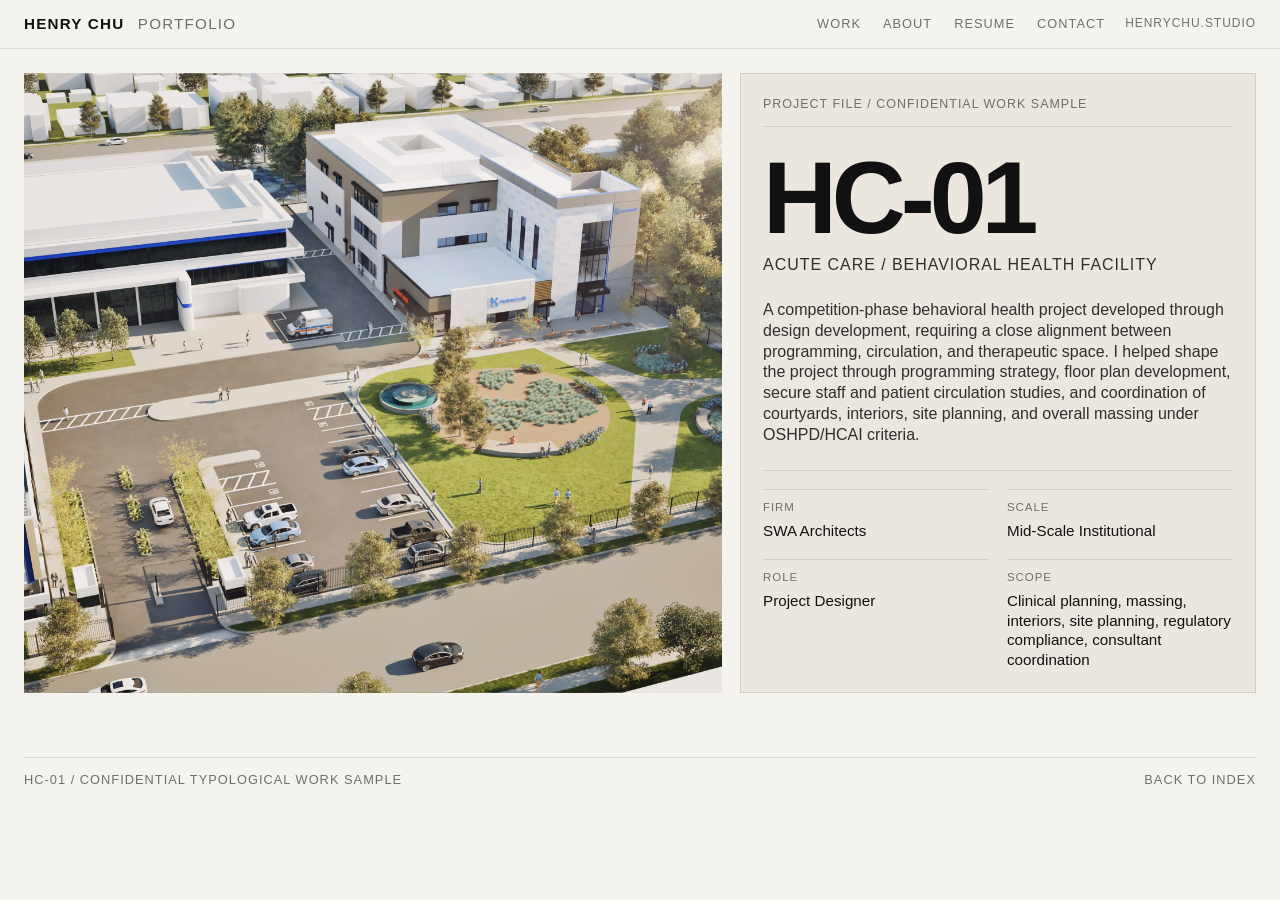
<file: projects/hc-01.html>
<!DOCTYPE html>
<html lang="en">
<head>
  <meta charset="UTF-8" />
  <meta name="viewport" content="width=device-width, initial-scale=1.0" />
  <title>HC-01 | Henry Chu</title>
  <meta name="description" content="HC-01 project page for Henry Chu portfolio" />
  <link rel="stylesheet" href="../assets/css/style.css" />
</head>
<body>
  <header class="topbar">
    <div class="topbar-inner">
      <a class="brand" href="../index.html">Henry Chu <span class="brand-sub">Portfolio</span></a>

      <nav class="nav">
        <a href="../index.html#work">Work</a>
        <a href="../index.html#about">About</a>
        <a href="../assets/HenryChu_Resume_2026.pdf" target="_blank">Resume</a>
        <a href="mailto:hello@henrychu.studio">Contact</a>
      </nav>

      <div class="domain">henrychu.studio</div>
    </div>
  </header>

  <main class="page">
    <section class="project-hero">
      <div class="project-hero-image">
        <img src="../assets/img/projects/hc01/hero.jpg" alt="HC-01 hero image" onerror="this.src='../assets/img/placeholder.jpg'" />
      </div>

      <div class="project-hero-panel">
        <div class="project-kicker">Project File / Confidential Work Sample</div>

        <div>
          <h1 class="project-code">HC-01</h1>
          <div class="project-typology">ACUTE CARE / BEHAVIORAL HEALTH FACILITY</div>
        </div>

        <div class="project-summary">
          A competition-phase behavioral health project developed through design development, requiring a close alignment between programming, circulation, and therapeutic space. I helped shape the project through programming strategy, floor plan development, secure staff and patient circulation studies, and coordination of courtyards, interiors, site planning, and overall massing under OSHPD/HCAI criteria.
        </div>

        <div class="project-meta">
          <div class="meta-item">
            <div class="meta-label">Firm</div>
            <div class="meta-value">SWA Architects</div>
          </div>

          <div class="meta-item">
            <div class="meta-label">Scale</div>
            <div class="meta-value">Mid-Scale Institutional</div>
          </div>

          <div class="meta-item">
            <div class="meta-label">Role</div>
            <div class="meta-value">Project Designer</div>
          </div>

          <div class="meta-item">
            <div class="meta-label">Scope</div>
            <div class="meta-value">Clinical planning, massing, interiors, site planning, regulatory compliance, consultant coordination</div>
          </div>
        </div>
      </div>
    </section>



    <footer class="footer">
      <div>HC-01 / Confidential typological work sample</div>
      <div><a href="../index.html#work">Back to Index</a></div>
    </footer>
  </main>
</body>
</html>
</file>
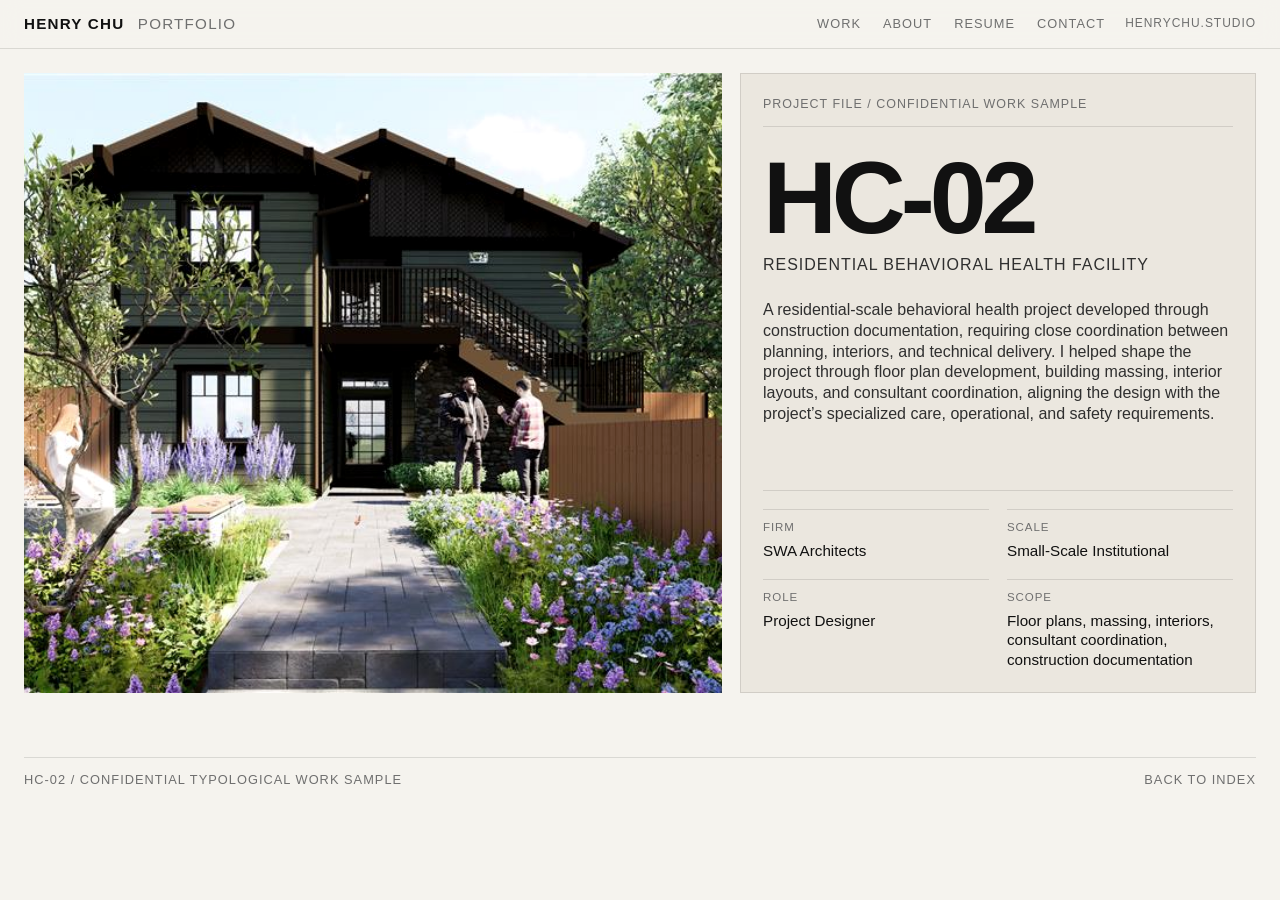
<file: projects/hc-02.html>
<!DOCTYPE html>
<html lang="en">
<head>
  <meta charset="UTF-8" />
  <meta name="viewport" content="width=device-width, initial-scale=1.0" />
  <title>HC-02 | Henry Chu</title>
  <meta name="description" content="HC-02 project page for Henry Chu portfolio" />
  <link rel="stylesheet" href="../assets/css/style.css" />
</head>
<body>
  <header class="topbar">
    <div class="topbar-inner">
      <a class="brand" href="../index.html">Henry Chu <span class="brand-sub">Portfolio</span></a>

      <nav class="nav">
        <a href="../index.html#work">Work</a>
        <a href="../index.html#about">About</a>
        <a href="../assets/HenryChu_Resume_2026.pdf" target="_blank">Resume</a>
        <a href="mailto:hello@henrychu.studio">Contact</a>
      </nav>

      <div class="domain">henrychu.studio</div>
    </div>
  </header>

  <main class="page">
    <section class="project-hero">
      <div class="project-hero-image">
        <img src="../assets/img/projects/hc02/hero.png" alt="HC-02 hero image" onerror="this.src='../assets/img/placeholder.jpg'" />
      </div>

      <div class="project-hero-panel">
        <div class="project-kicker">Project File / Confidential Work Sample</div>

        <div>
          <h1 class="project-code">HC-02</h1>
          <div class="project-typology">RESIDENTIAL BEHAVIORAL HEALTH FACILITY</div>
        </div>

        <div class="project-summary">
          A residential-scale behavioral health project developed through construction documentation, requiring close coordination between planning, interiors, and technical delivery. I helped shape the project through floor plan development, building massing, interior layouts, and consultant coordination, aligning the design with the project’s specialized care, operational, and safety requirements.
        </div>

        <div class="project-meta">
          <div class="meta-item">
            <div class="meta-label">Firm</div>
            <div class="meta-value">SWA Architects</div>
          </div>

          <div class="meta-item">
            <div class="meta-label">Scale</div>
            <div class="meta-value">Small-Scale Institutional</div>
          </div>

          <div class="meta-item">
            <div class="meta-label">Role</div>
            <div class="meta-value">Project Designer</div>
          </div>

          <div class="meta-item">
            <div class="meta-label">Scope</div>
            <div class="meta-value">Floor plans, massing, interiors, consultant coordination, construction documentation</div>
          </div>
        </div>
      </div>
    </section>



    <footer class="footer">
      <div>HC-02 / Confidential typological work sample</div>
      <div><a href="../index.html#work">Back to Index</a></div>
    </footer>
  </main>
</body>
</html>
</file>
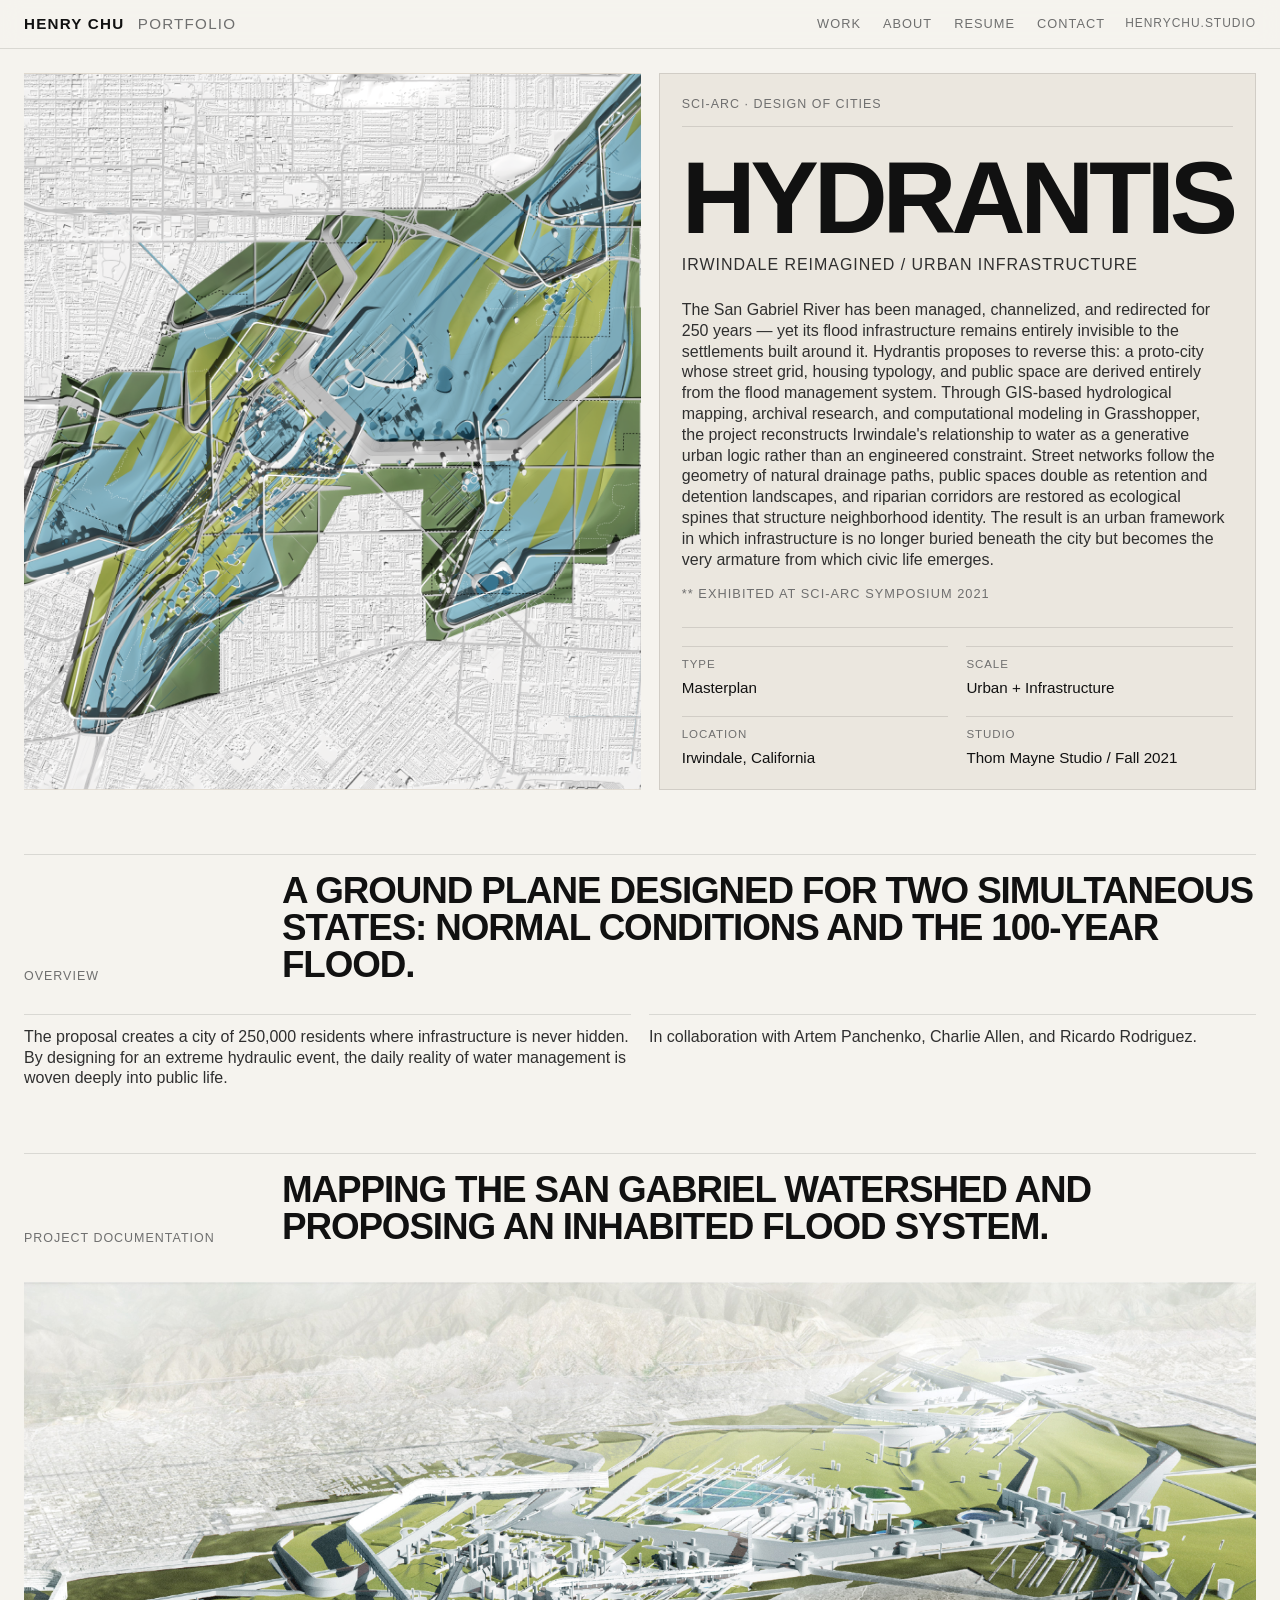
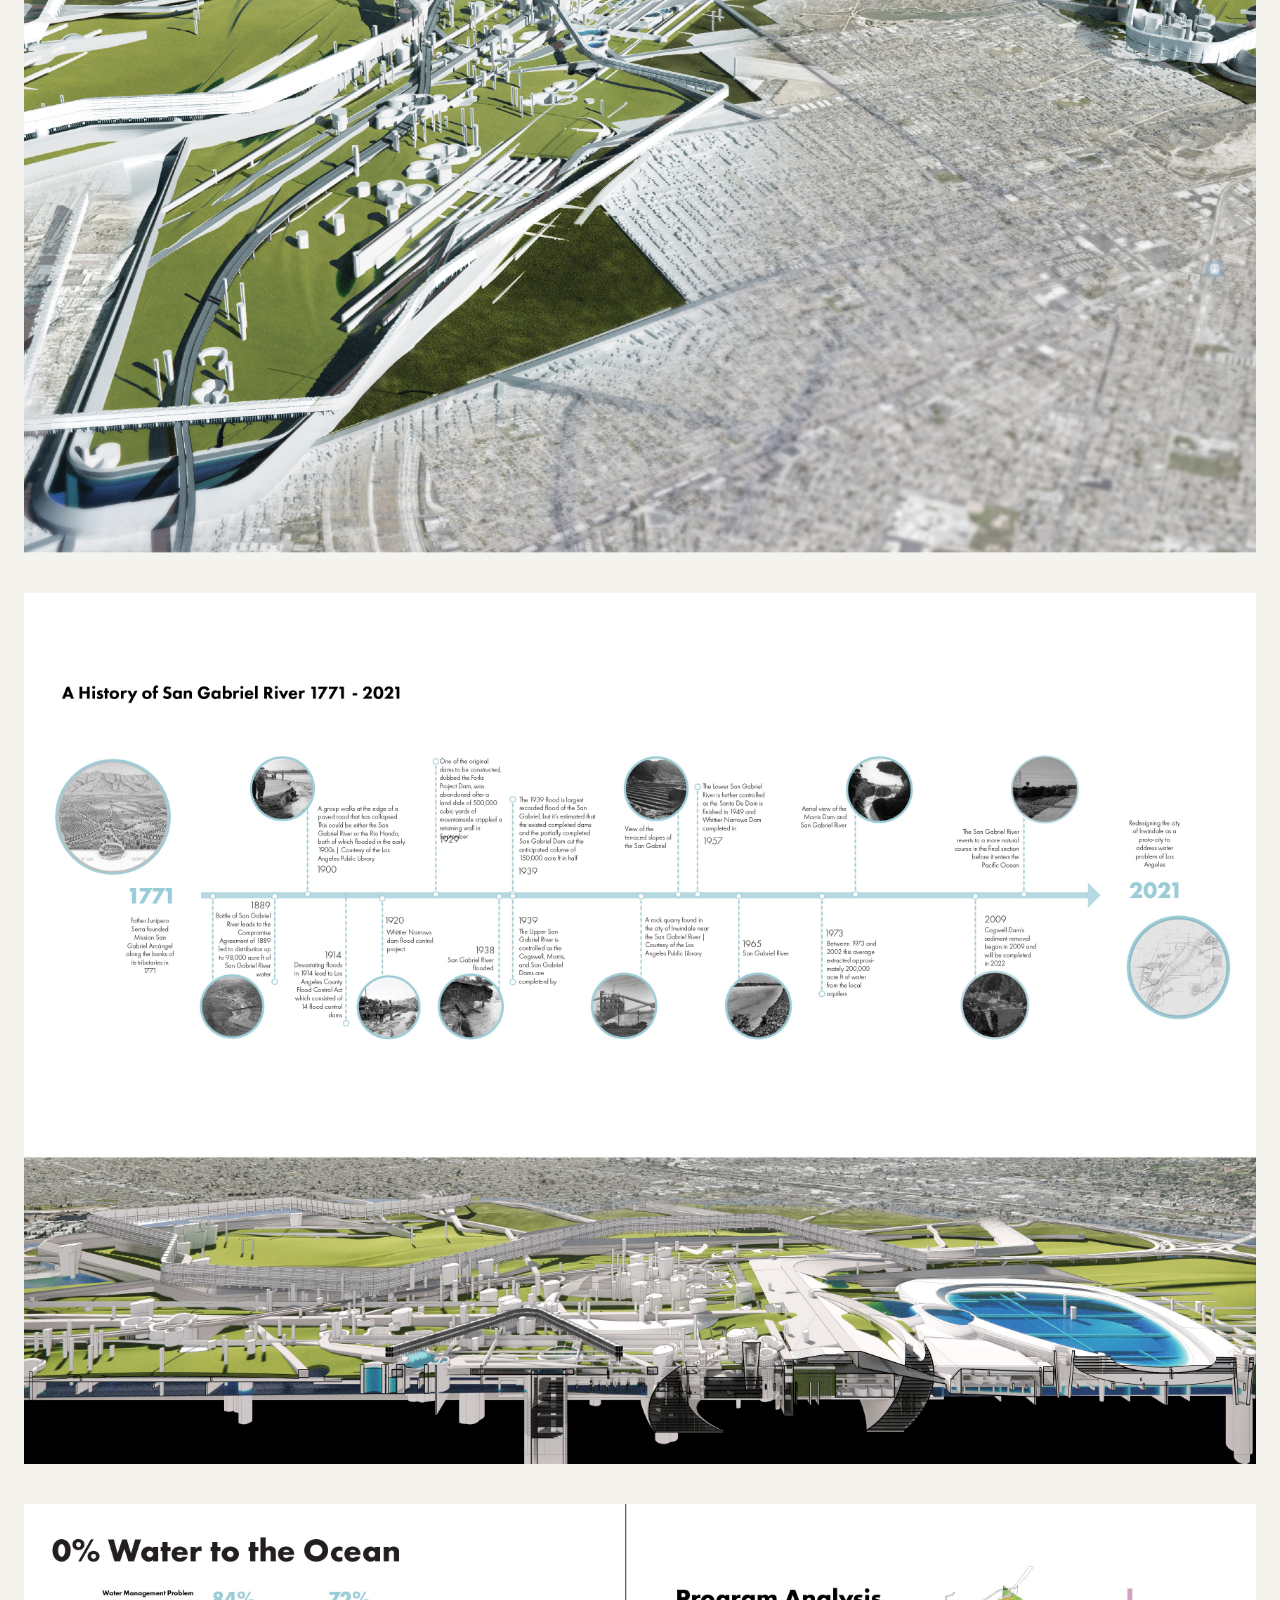
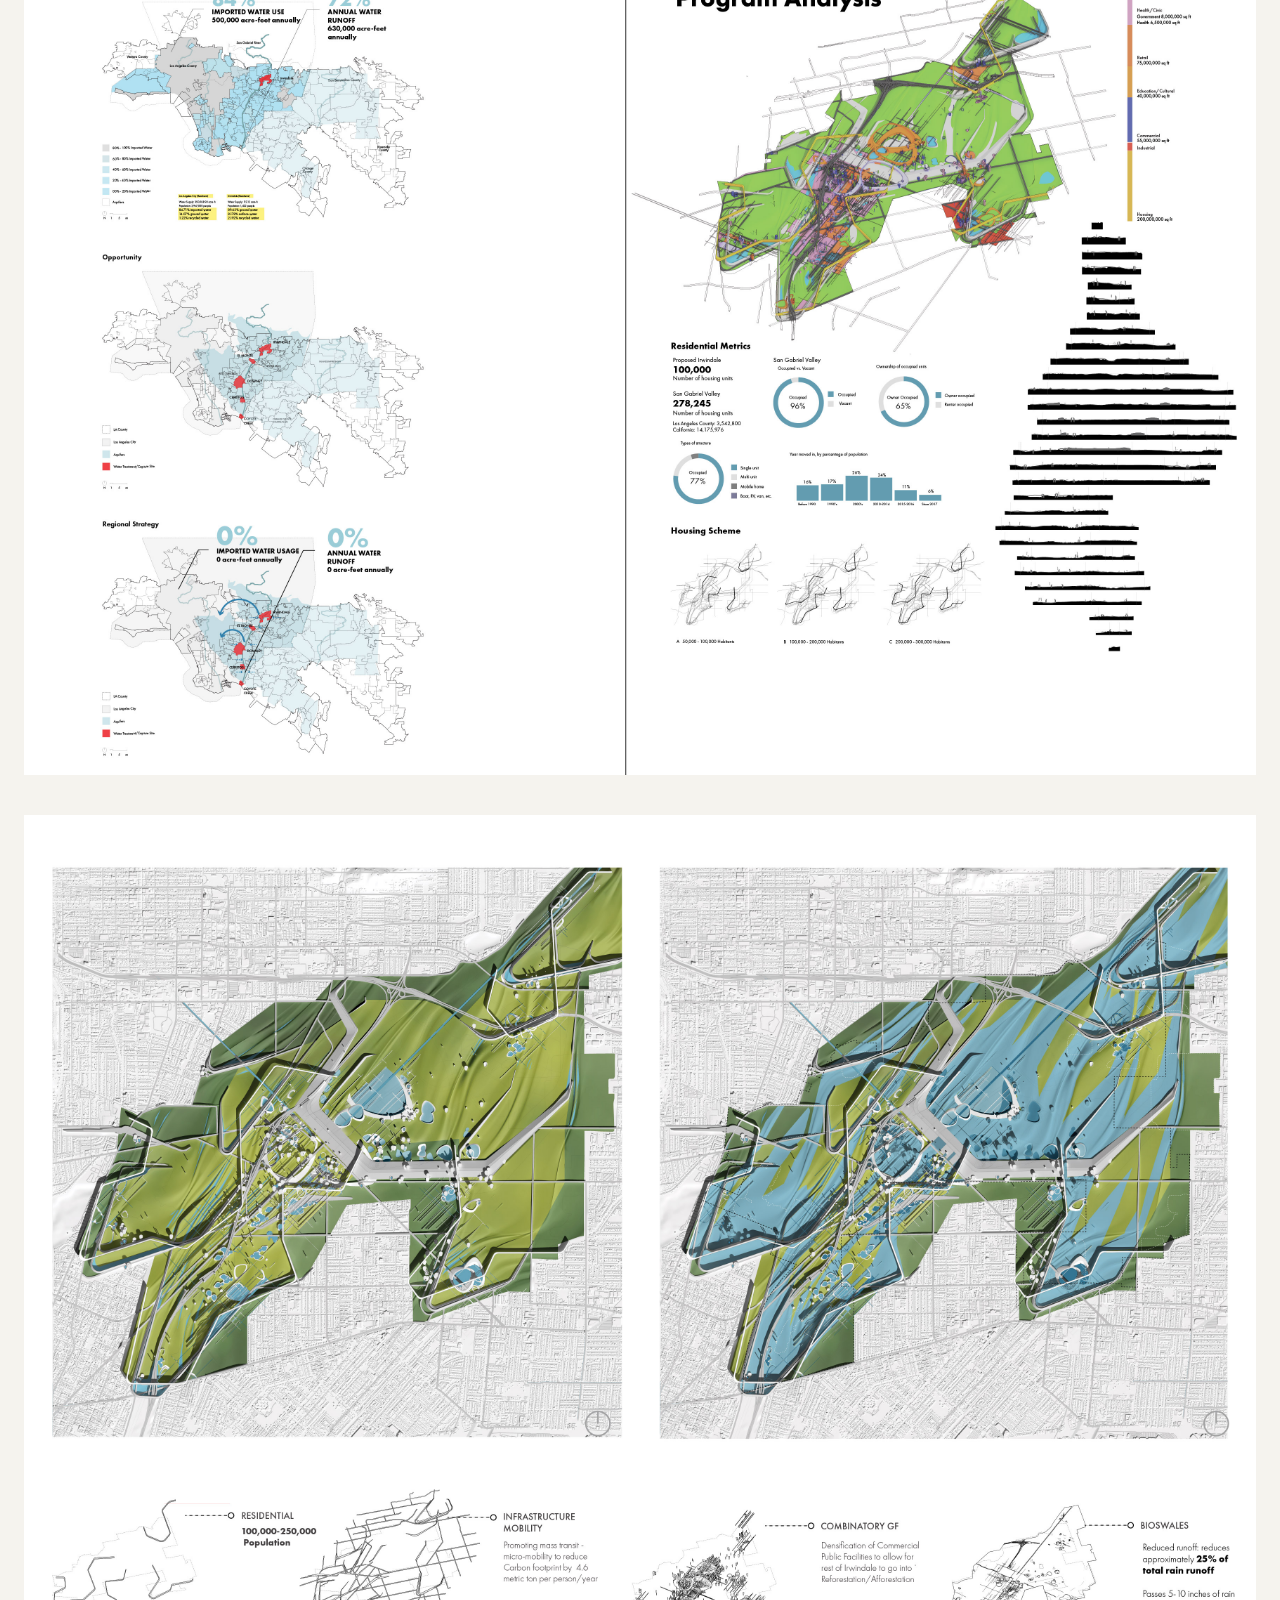
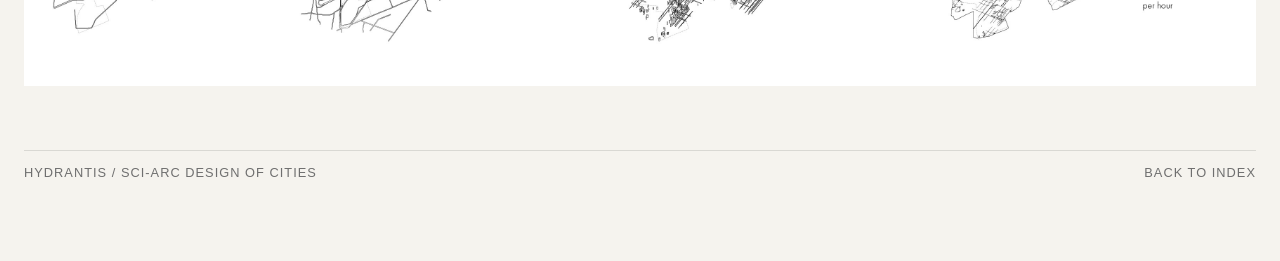
<file: projects/hydrantis.html>
<!DOCTYPE html>
<html lang="en">
<head>
  <meta charset="UTF-8" />
  <meta name="viewport" content="width=device-width, initial-scale=1.0" />
  <title>Hydrantis | Henry Chu</title>
  <meta name="description" content="Hydrantis project page for Henry Chu portfolio" />
  <link rel="stylesheet" href="../assets/css/style.css" />
</head>
<body>
  <header class="topbar">
    <div class="topbar-inner">
      <a class="brand" href="../index.html">Henry Chu <span class="brand-sub">Portfolio</span></a>

      <nav class="nav">
        <a href="../index.html#work">Work</a>
        <a href="../index.html#about">About</a>
        <a href="../assets/HenryChu_Resume_2026.pdf" target="_blank">Resume</a>
        <a href="mailto:hello@henrychu.studio">Contact</a>
      </nav>

      <div class="domain">henrychu.studio</div>
    </div>
  </header>

  <main class="page">
    <section class="project-hero">
      <div class="project-hero-image">
        <img src="../assets/img/projects/hydrantis/hero.jpg" alt="Hydrantis hero image" onerror="this.src='../assets/img/placeholder.jpg'" />
      </div>

      <div class="project-hero-panel">
        <div class="project-kicker">SCI-Arc · Design of Cities</div>

        <div>
          <h1 class="project-code">HYDRANTIS</h1>
          <div class="project-typology">Irwindale Reimagined / Urban Infrastructure</div>
        </div>

        <div class="project-summary">
          The San Gabriel River has been managed, channelized, and redirected for 250 years — yet its flood infrastructure remains entirely invisible to the settlements built around it. Hydrantis proposes to reverse this: a proto-city whose street grid, housing typology, and public space are derived entirely from the flood management system. Through GIS-based hydrological mapping, archival research, and computational modeling in Grasshopper, the project reconstructs Irwindale's relationship to water as a generative urban logic rather than an engineered constraint. Street networks follow the geometry of natural drainage paths, public spaces double as retention and detention landscapes, and riparian corridors are restored as ecological spines that structure neighborhood identity. The result is an urban framework in which infrastructure is no longer buried beneath the city but becomes the very armature from which civic life emerges.
        </div>

        <div class="project-recognition">** Exhibited at SCI-Arc Symposium 2021</div>

        <div class="project-meta">
          <div class="meta-item">
            <div class="meta-label">Type</div>
            <div class="meta-value">Masterplan</div>
          </div>

          <div class="meta-item">
            <div class="meta-label">Scale</div>
            <div class="meta-value">Urban + Infrastructure</div>
          </div>

          <div class="meta-item">
            <div class="meta-label">Location</div>
            <div class="meta-value">Irwindale, California</div>
          </div>

          <div class="meta-item">
            <div class="meta-label">Studio</div>
            <div class="meta-value">Thom Mayne Studio / Fall 2021</div>
          </div>
        </div>
      </div>
    </section>

    <section class="section">
      <div class="section-head">
        <div class="section-kicker">Overview</div>
        <h2 class="section-title">A ground plane designed for two simultaneous states: normal conditions and the 100-year flood.</h2>
      </div>

      <div class="statement-grid">
        <div class="statement-card">
          <p>
            The proposal creates a city of 250,000 residents where infrastructure is never hidden. By designing for an extreme hydraulic event, the daily reality of water management is woven deeply into public life.
          </p>
        </div>

        <div class="statement-card">
          <p>
            In collaboration with Artem Panchenko, Charlie Allen, and Ricardo Rodriguez.
          </p>
        </div>
      </div>
    </section>

    <section class="section">
      <div class="section-head">
        <div class="section-kicker">Project Documentation</div>
        <h2 class="section-title">Mapping the San Gabriel watershed and proposing an inhabited flood system.</h2>
      </div>

      <div class="editorial-stack">
        <img src="../assets/img/projects/hydrantis/hydrantis-01.jpg" class="full-spread" alt="Hydrantis — Spread 01" loading="lazy" />
        <img src="../assets/img/projects/hydrantis/hydrantis-02.jpg" class="full-spread" alt="Hydrantis — Spread 02" loading="lazy" />
        <img src="../assets/img/projects/hydrantis/hydrantis-03.jpg" class="full-spread" alt="Hydrantis — Spread 03" loading="lazy" />
        <img src="../assets/img/projects/hydrantis/hydrantis-04.jpg" class="full-spread" alt="Hydrantis — Spread 04" loading="lazy" />
      </div>
    </section>

    <footer class="footer">
      <div>Hydrantis / SCI-Arc Design of Cities</div>
      <div><a href="../index.html#work">Back to Index</a></div>
    </footer>
  </main>
</body>
</html>
</file>
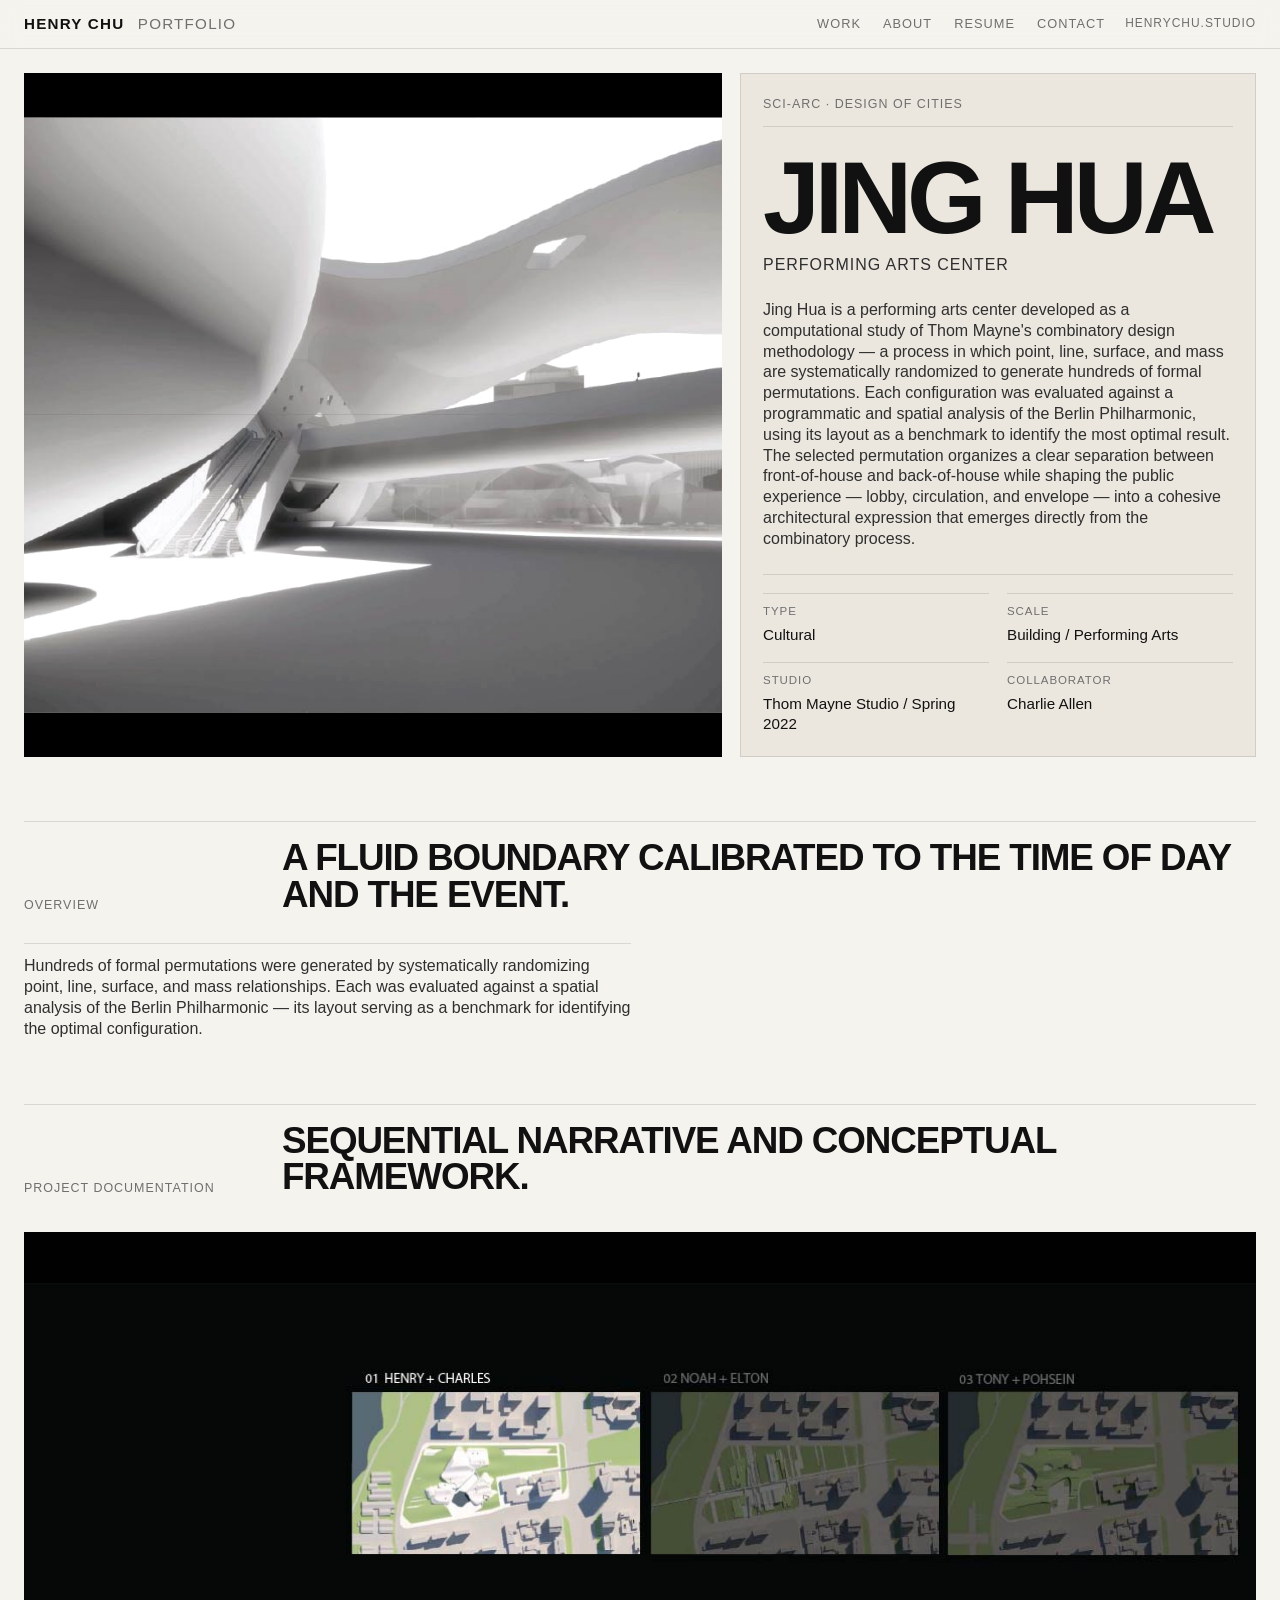
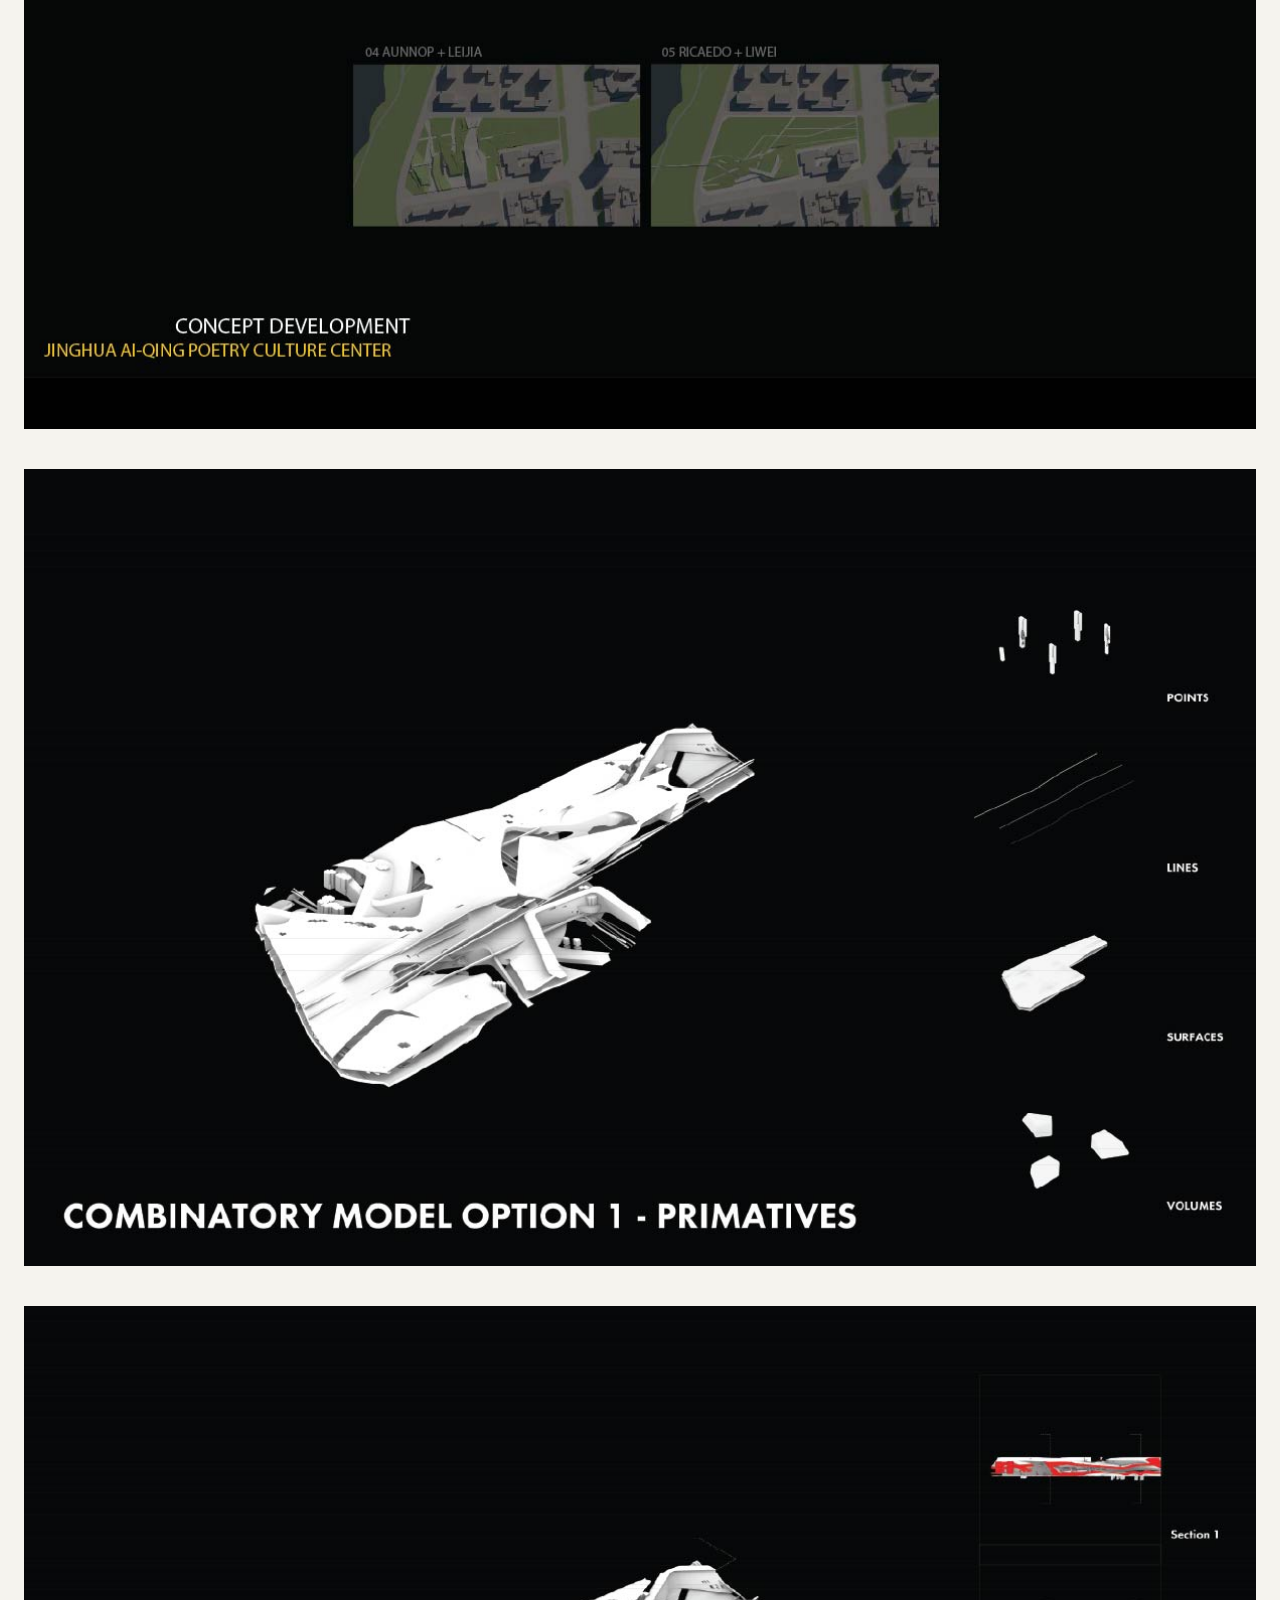
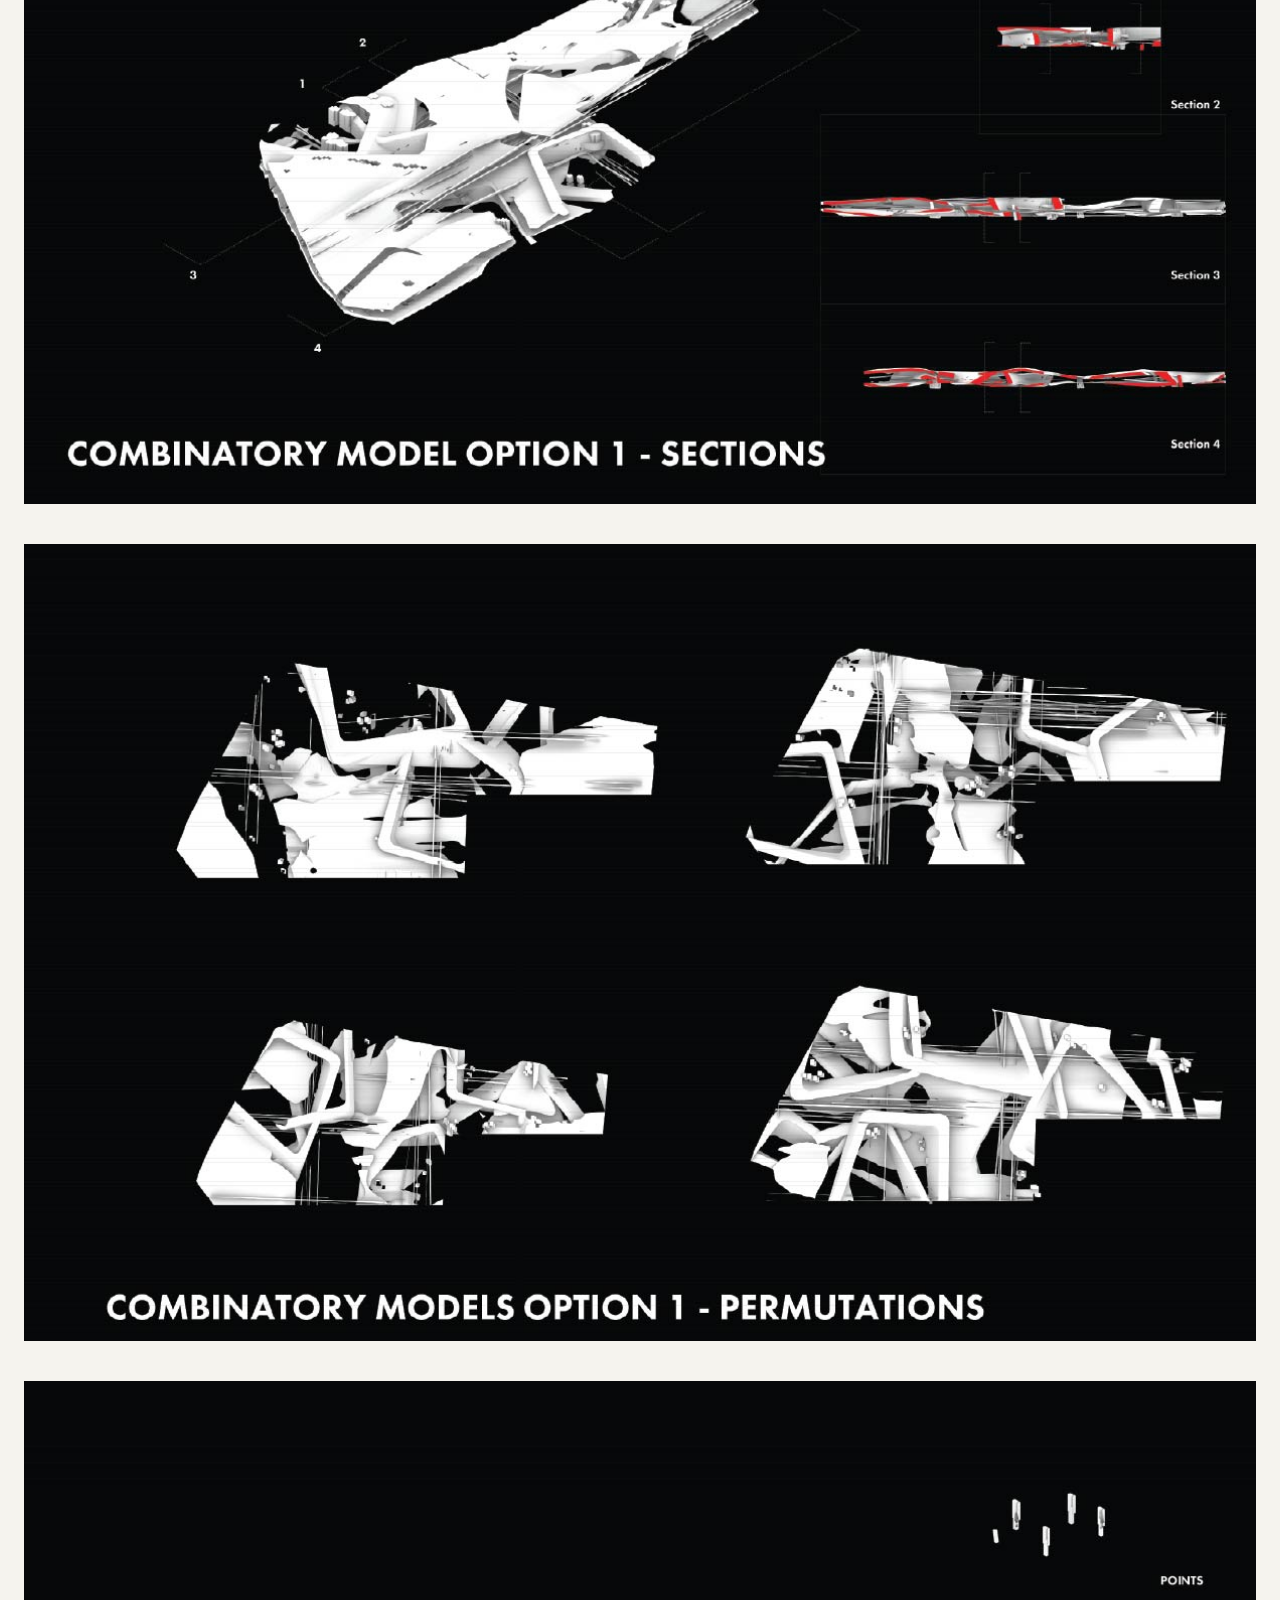
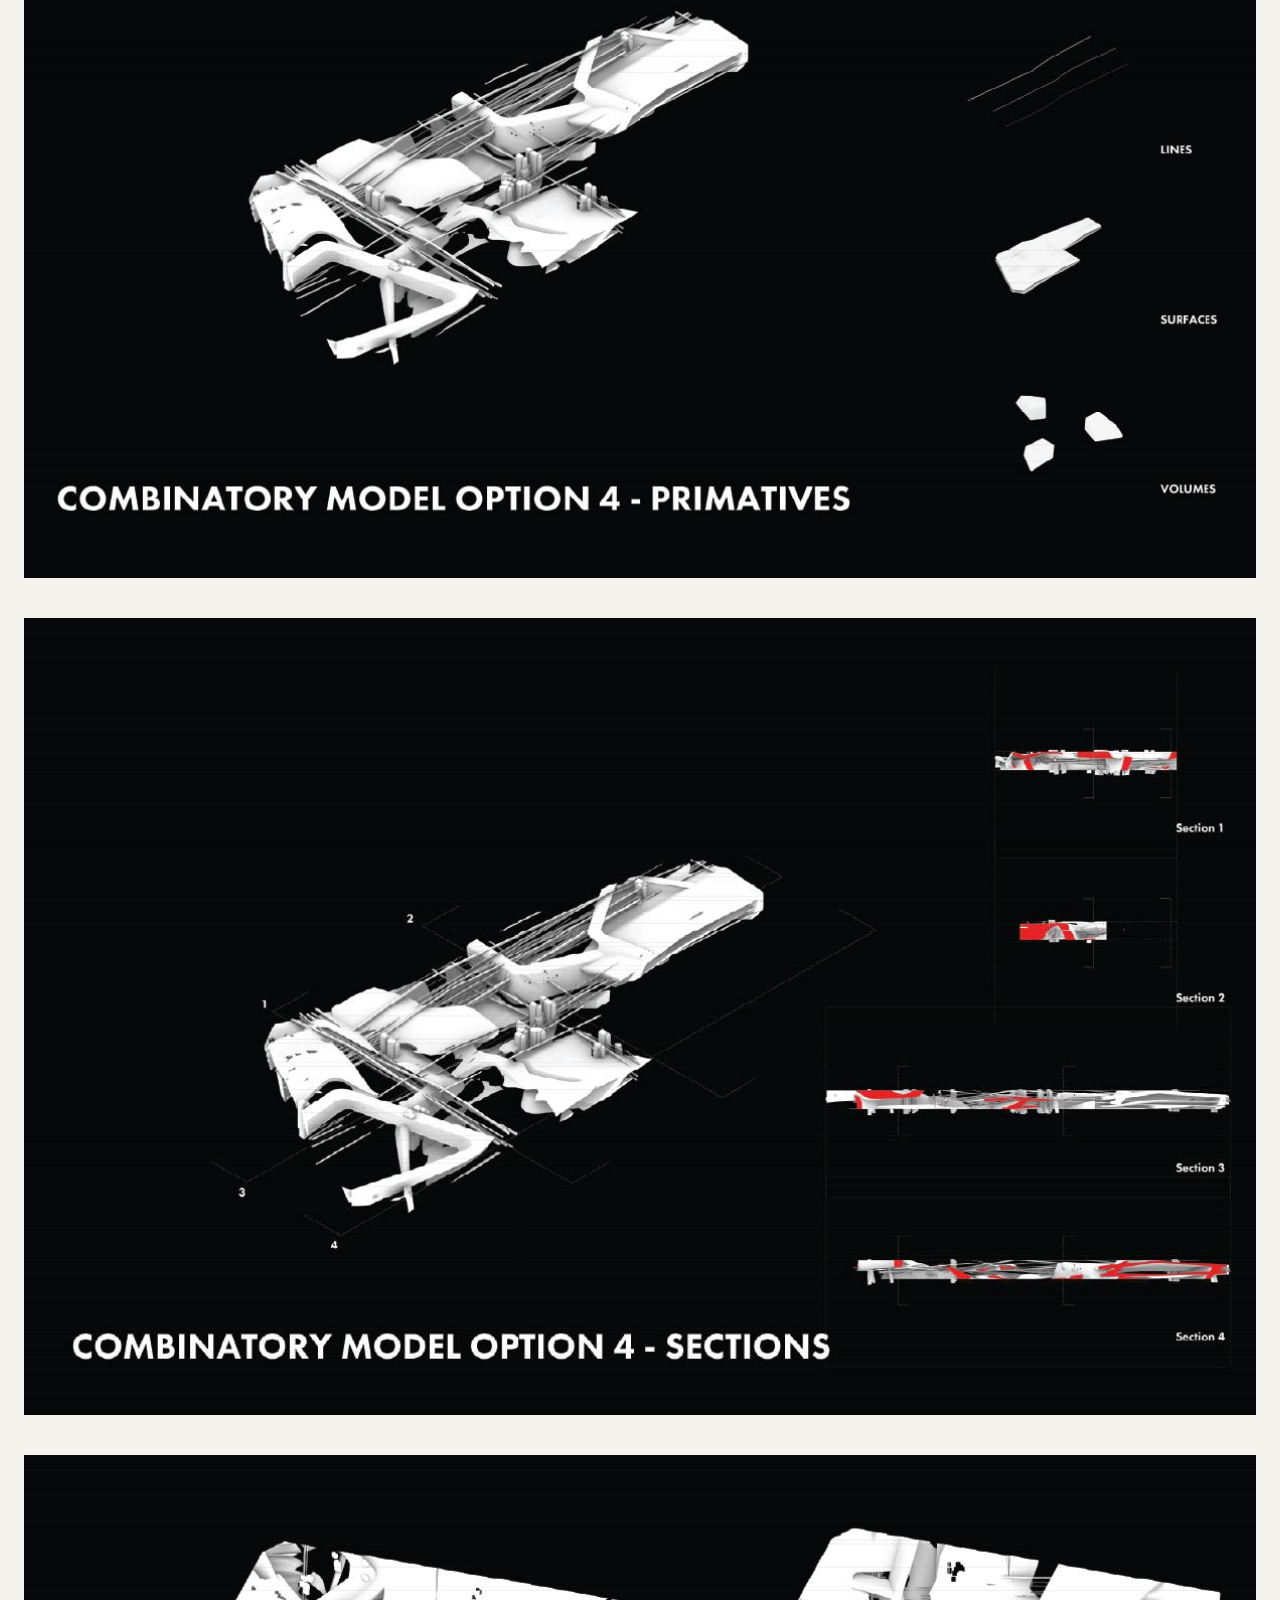
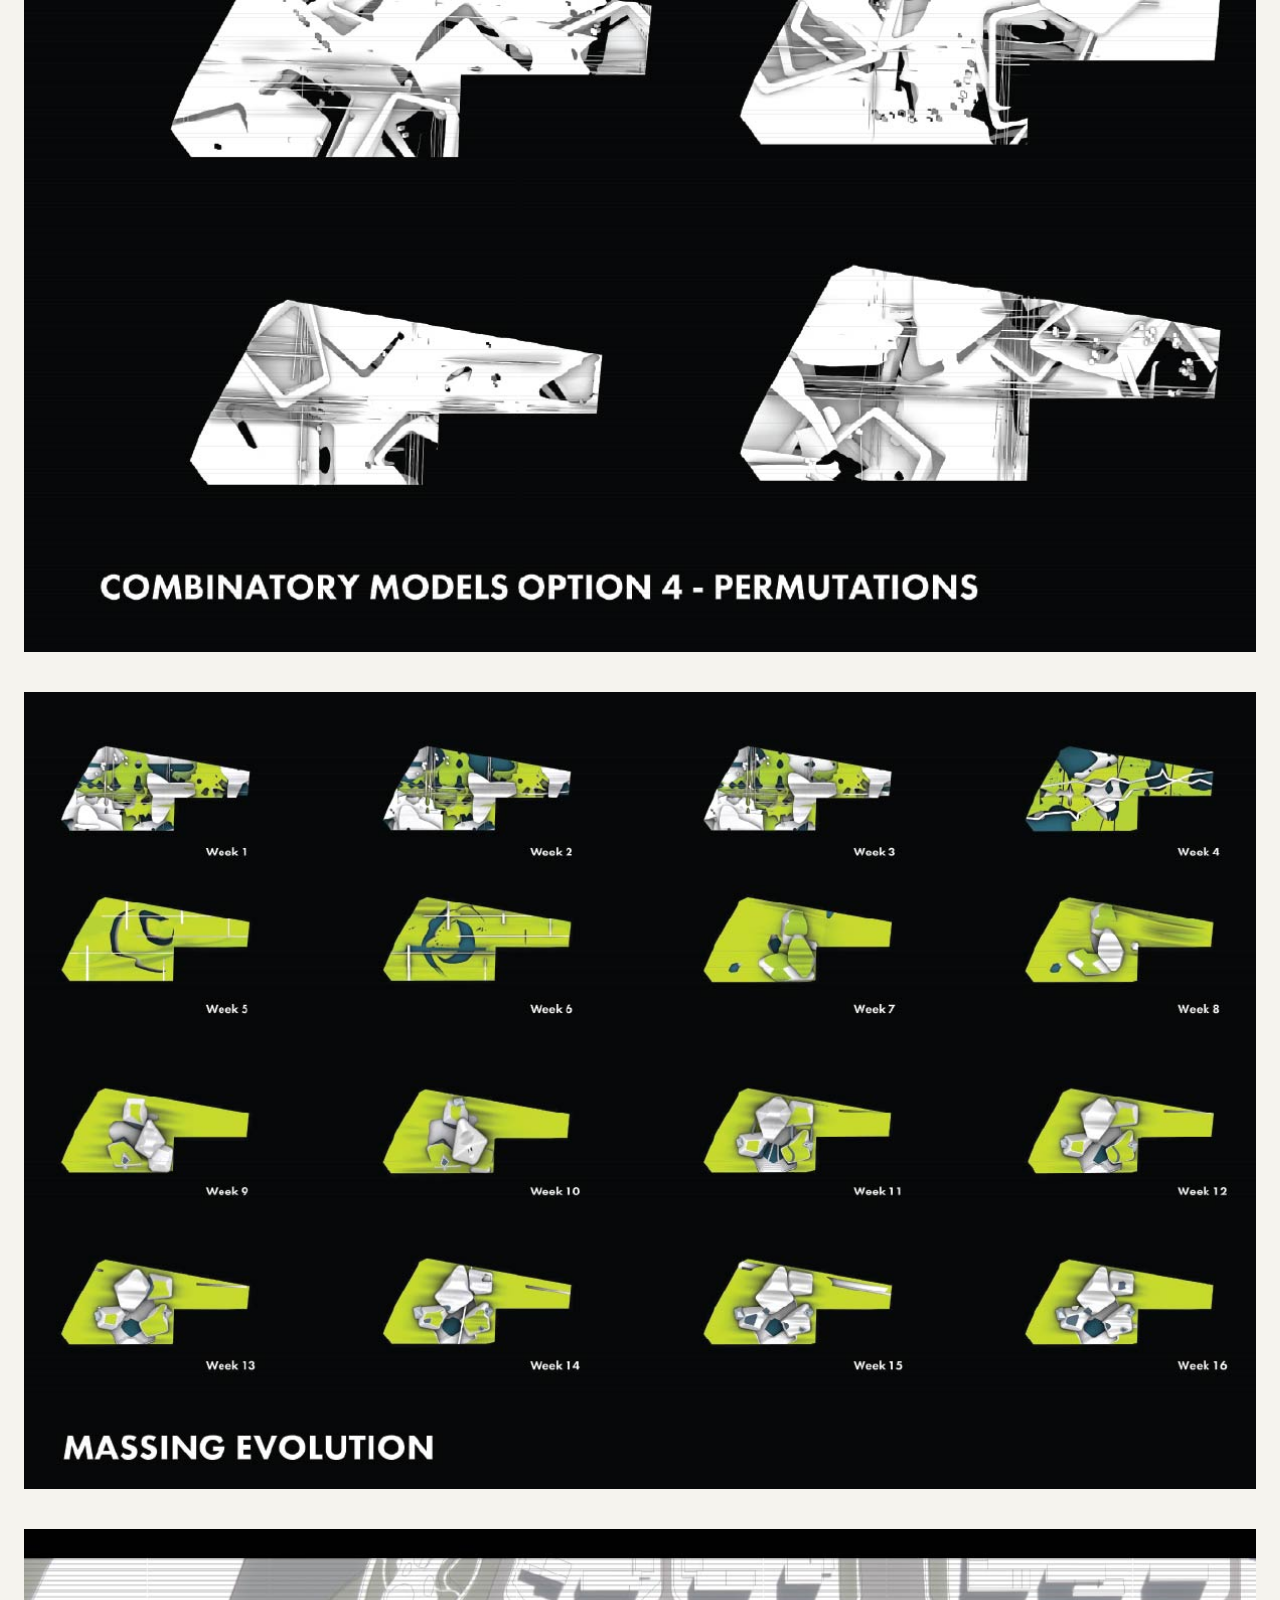
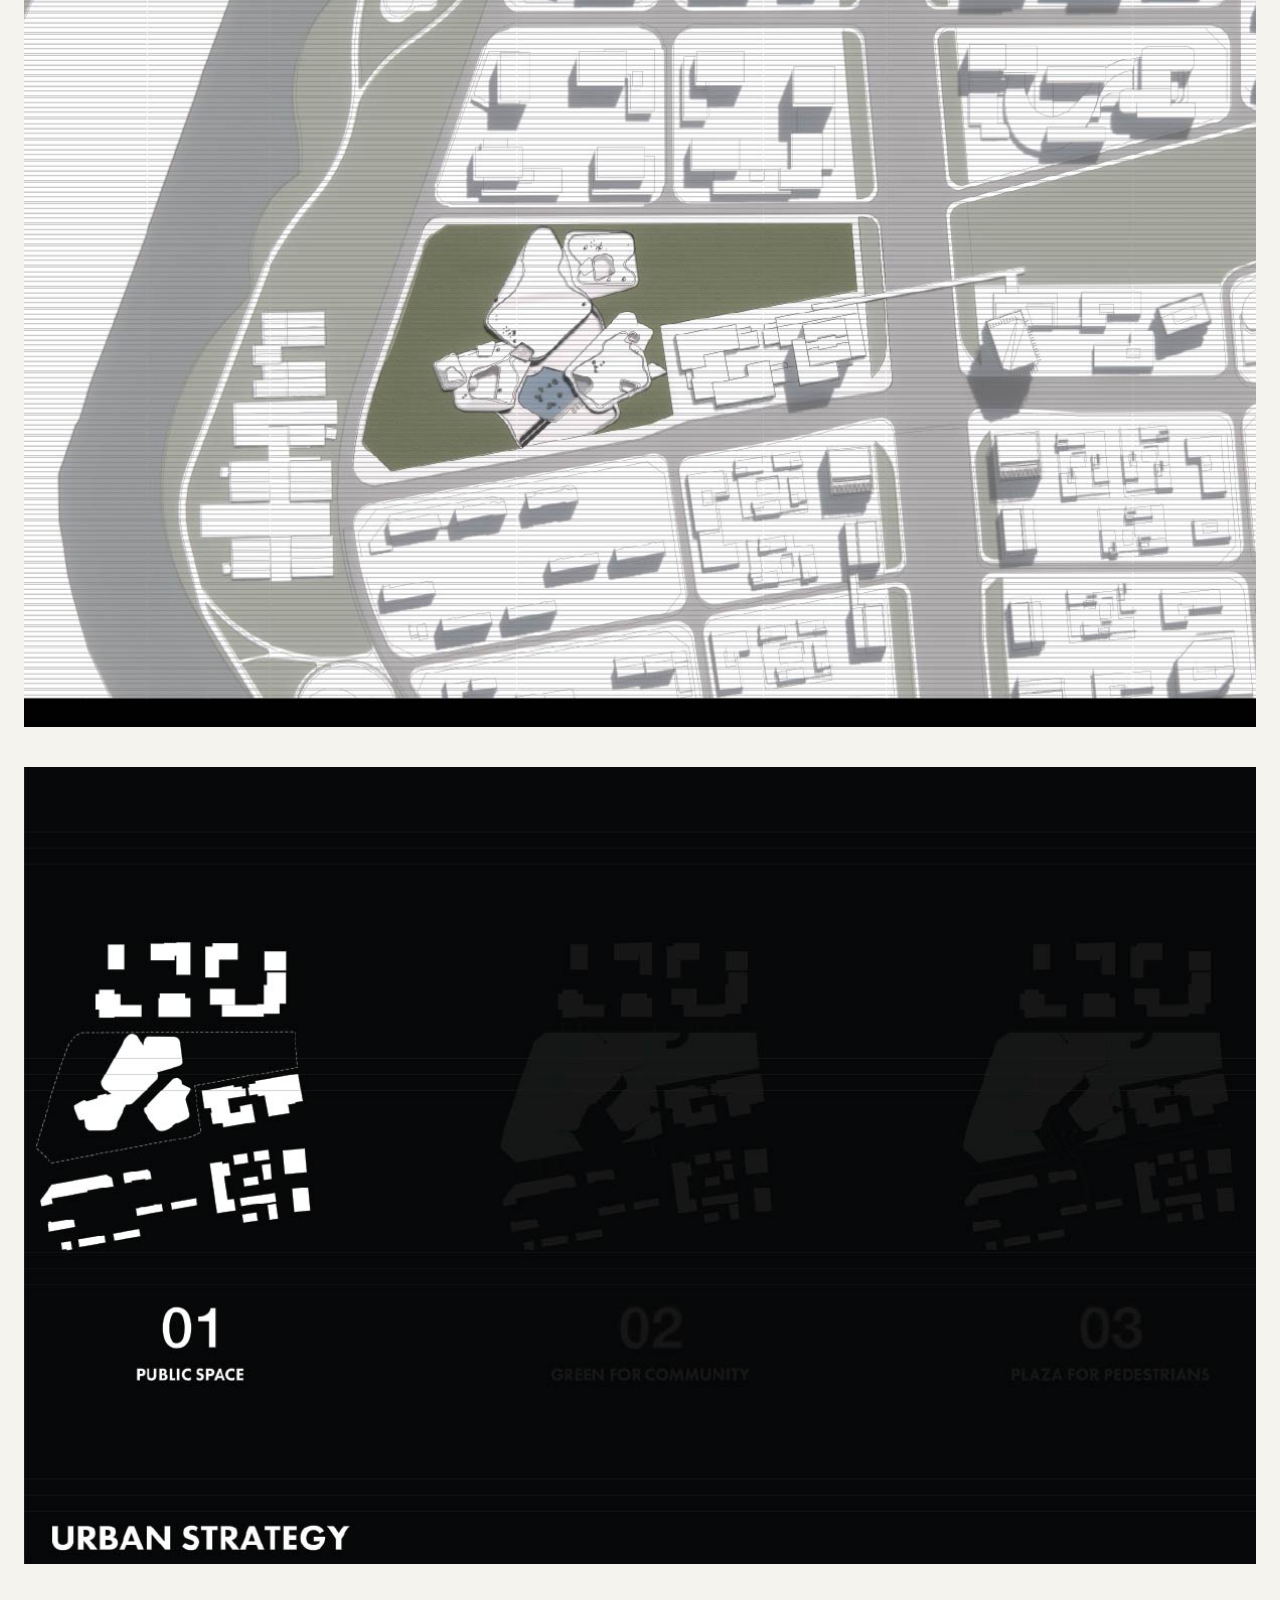
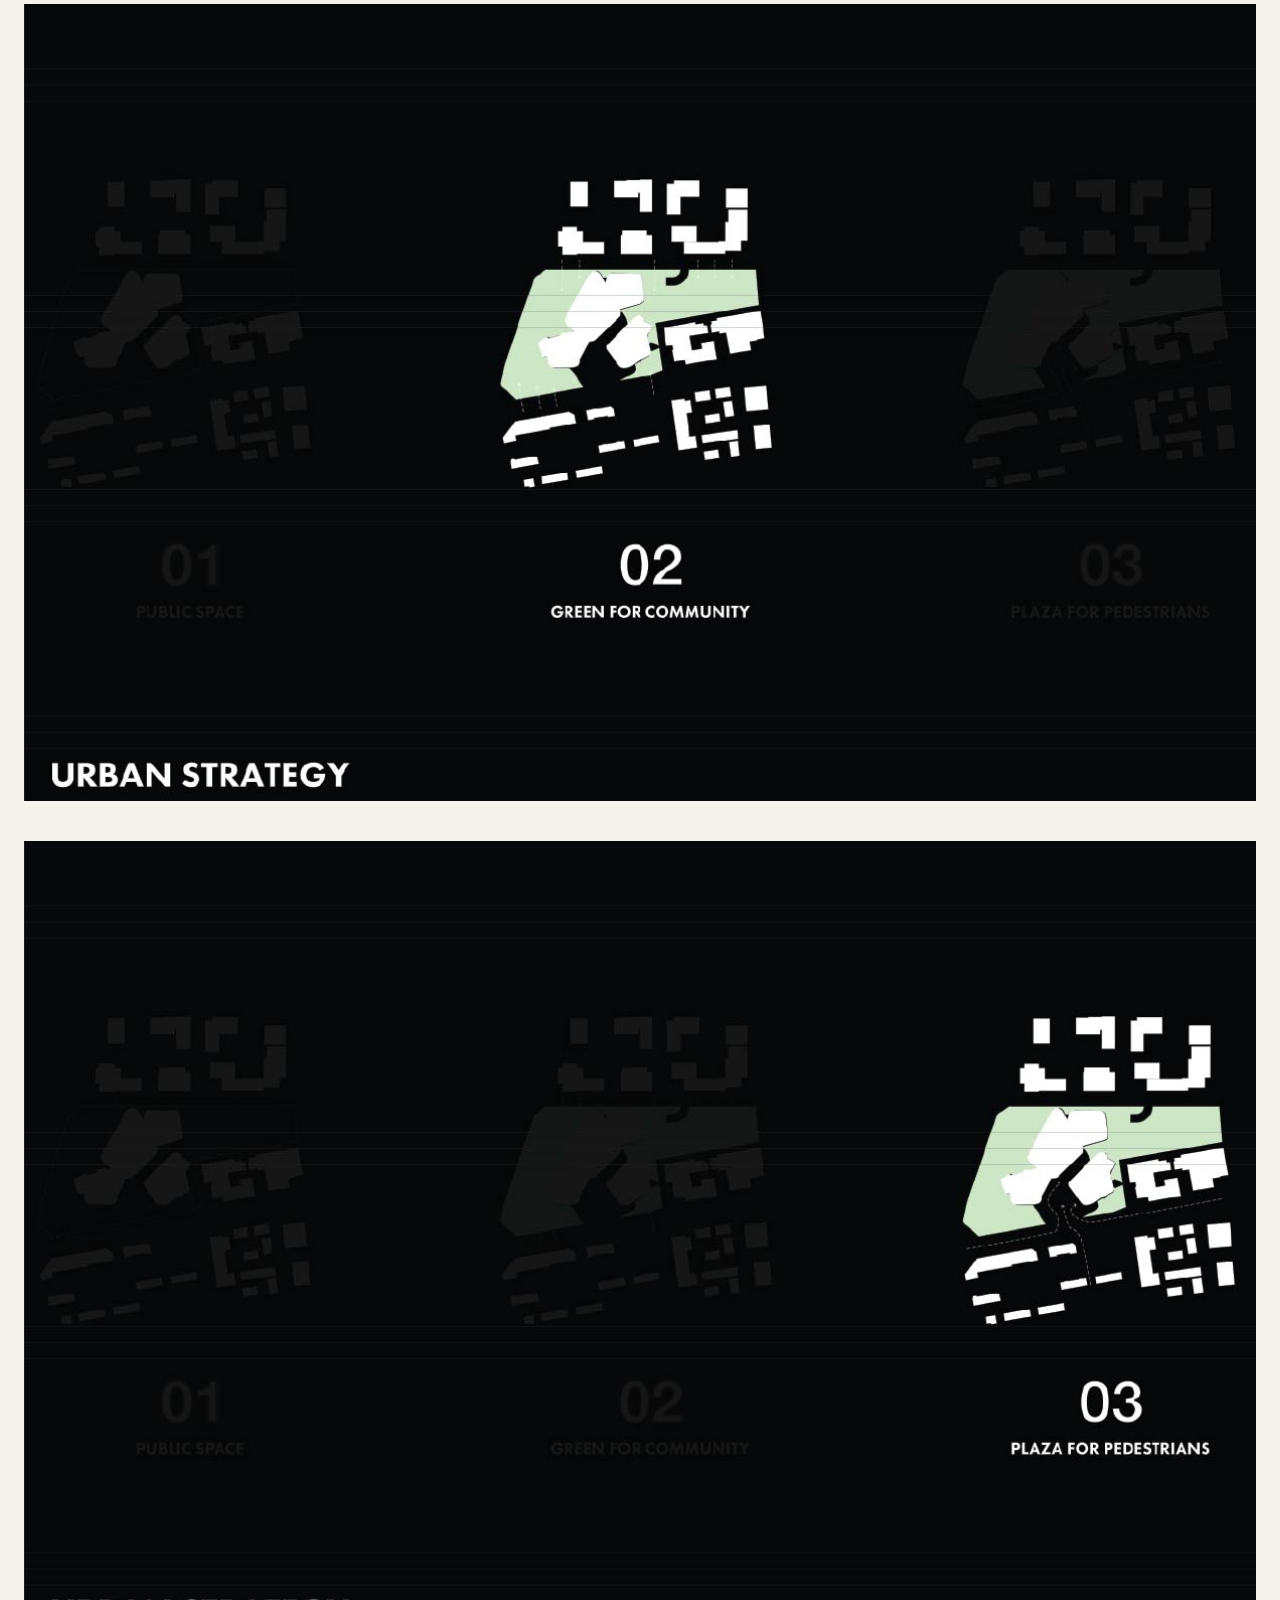
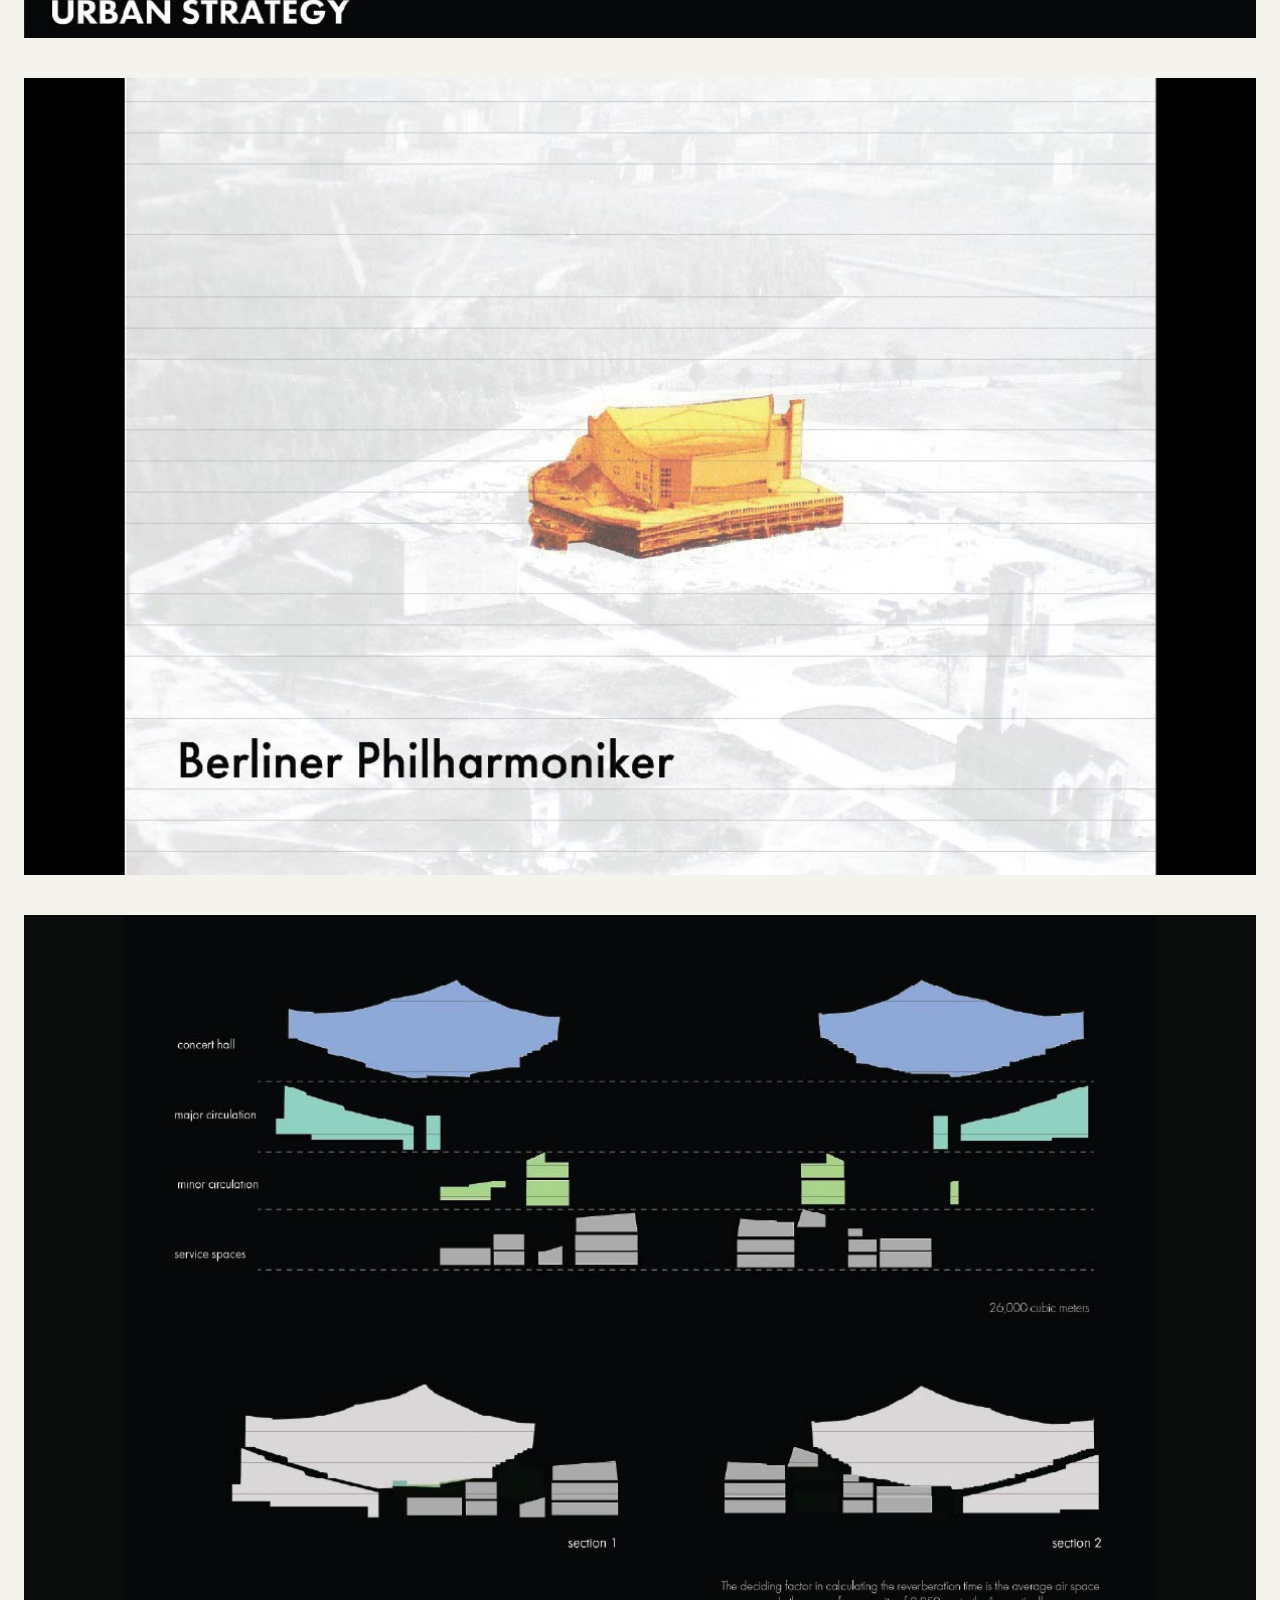
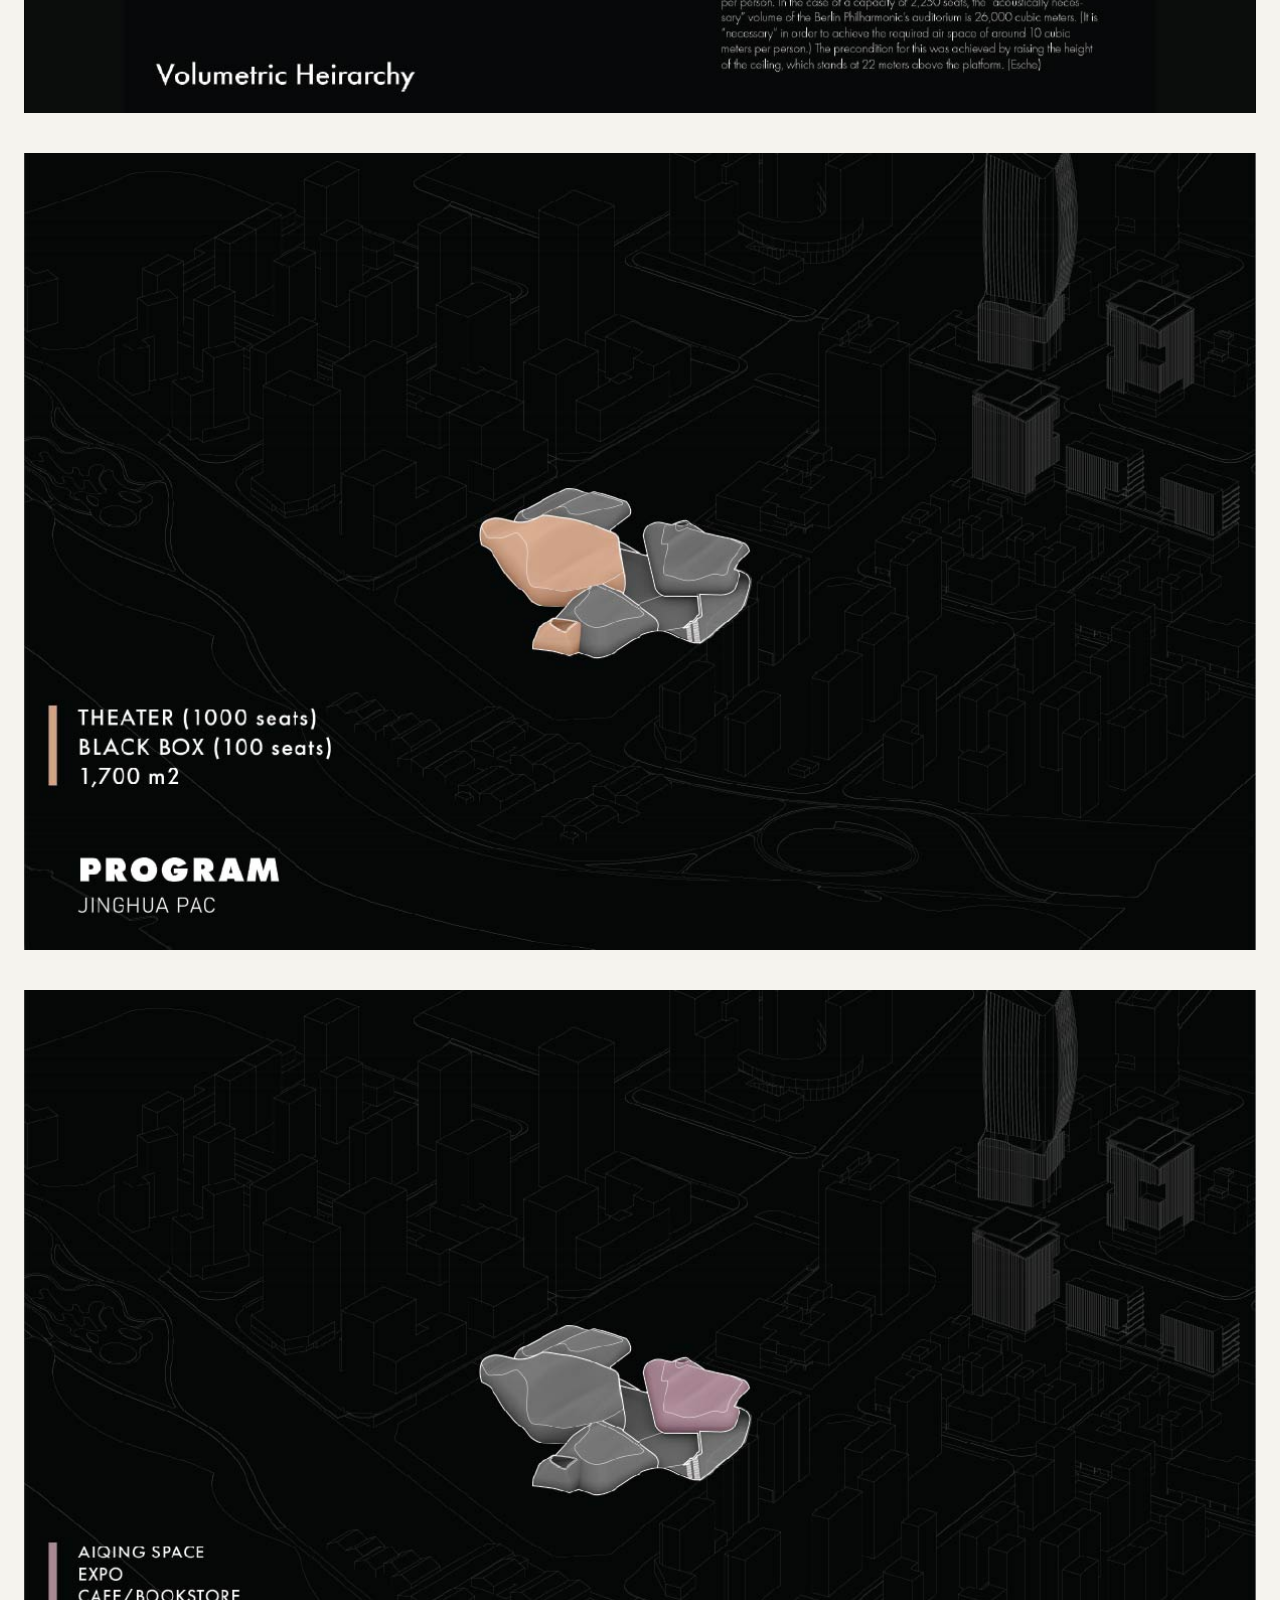
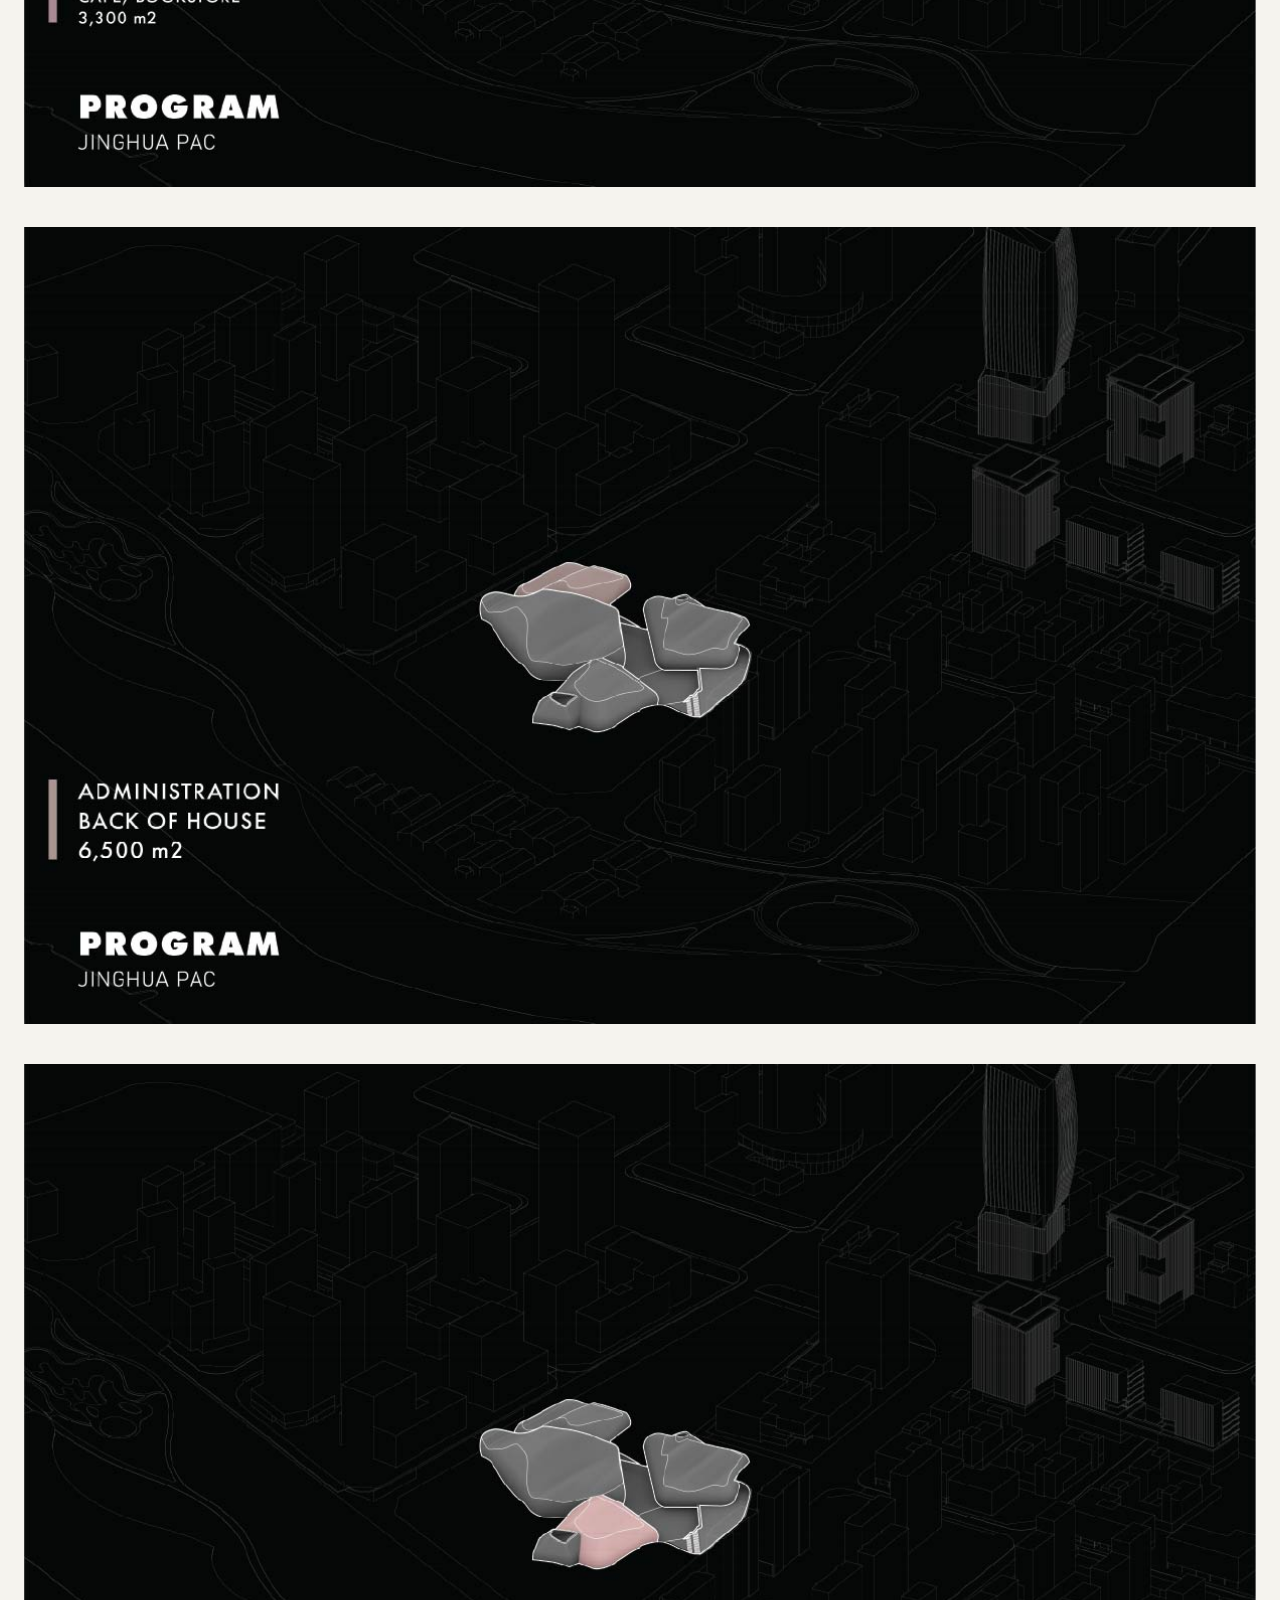
<file: projects/jinghua.html>
<!DOCTYPE html>
<html lang="en">
<head>
  <meta charset="UTF-8" />
  <meta name="viewport" content="width=device-width, initial-scale=1.0" />
  <title>Jing Hua | Henry Chu</title>
  <meta name="description" content="Jing Hua project page for Henry Chu portfolio" />
  <link rel="stylesheet" href="../assets/css/style.css" />
</head>
<body>
  <header class="topbar">
    <div class="topbar-inner">
      <a class="brand" href="../index.html">Henry Chu <span class="brand-sub">Portfolio</span></a>

      <nav class="nav">
        <a href="../index.html#work">Work</a>
        <a href="../index.html#about">About</a>
        <a href="../assets/HenryChu_Resume_2026.pdf" target="_blank">Resume</a>
        <a href="mailto:hello@henrychu.studio">Contact</a>
      </nav>

      <div class="domain">henrychu.studio</div>
    </div>
  </header>

  <main class="page">
    <section class="project-hero">
      <div class="project-hero-image">
        <img src="../assets/img/projects/jinghua/hero.jpg" alt="Jing Hua hero image" onerror="this.src='../assets/img/placeholder.jpg'" />
      </div>

      <div class="project-hero-panel">
        <div class="project-kicker">SCI-Arc · Design of Cities</div>

        <div>
          <h1 class="project-code">JING HUA</h1>
          <div class="project-typology">Performing Arts Center</div>
        </div>

        <div class="project-summary">
          Jing Hua is a performing arts center developed as a computational study of Thom Mayne's combinatory design methodology — a process in which point, line, surface, and mass are systematically randomized to generate hundreds of formal permutations. Each configuration was evaluated against a programmatic and spatial analysis of the Berlin Philharmonic, using its layout as a benchmark to identify the most optimal result. The selected permutation organizes a clear separation between front-of-house and back-of-house while shaping the public experience — lobby, circulation, and envelope — into a cohesive architectural expression that emerges directly from the combinatory process.
        </div>

        <div class="project-meta">
          <div class="meta-item">
            <div class="meta-label">Type</div>
            <div class="meta-value">Cultural</div>
          </div>

          <div class="meta-item">
            <div class="meta-label">Scale</div>
            <div class="meta-value">Building / Performing Arts</div>
          </div>

          <div class="meta-item">
            <div class="meta-label">Studio</div>
            <div class="meta-value">Thom Mayne Studio / Spring 2022</div>
          </div>

          <div class="meta-item">
            <div class="meta-label">Collaborator</div>
            <div class="meta-value">Charlie Allen</div>
          </div>
        </div>
      </div>
    </section>

    <section class="section">
      <div class="section-head">
        <div class="section-kicker">Overview</div>
        <h2 class="section-title">A fluid boundary calibrated to the time of day and the event.</h2>
      </div>

      <div class="statement-grid">
        <div class="statement-card">
          <p>
            Hundreds of formal permutations were generated by systematically randomizing point, line, surface, and mass relationships. Each was evaluated against a spatial analysis of the Berlin Philharmonic — its layout serving as a benchmark for identifying the optimal configuration.
          </p>
        </div>
      </div>
    </section>

    <section class="section">
      <div class="section-head">
        <div class="section-kicker">Project Documentation</div>
        <h2 class="section-title">Sequential narrative and conceptual framework.</h2>
      </div>

      <div class="editorial-stack">
        <img src="../assets/img/projects/jinghua/ALLEN-CHARLIE_CHU-HENRY_SLIDES-01.jpg" class="full-spread" alt="Jing Hua — Slide 01" loading="lazy" />
        <img src="../assets/img/projects/jinghua/ALLEN-CHARLIE_CHU-HENRY_SLIDES-02.jpg" class="full-spread" alt="Jing Hua — Slide 02" loading="lazy" />
        <img src="../assets/img/projects/jinghua/ALLEN-CHARLIE_CHU-HENRY_SLIDES-03.jpg" class="full-spread" alt="Jing Hua — Slide 03" loading="lazy" />
        <img src="../assets/img/projects/jinghua/ALLEN-CHARLIE_CHU-HENRY_SLIDES-04.jpg" class="full-spread" alt="Jing Hua — Slide 04" loading="lazy" />
        <img src="../assets/img/projects/jinghua/ALLEN-CHARLIE_CHU-HENRY_SLIDES-05.jpg" class="full-spread" alt="Jing Hua — Slide 05" loading="lazy" />
        <img src="../assets/img/projects/jinghua/ALLEN-CHARLIE_CHU-HENRY_SLIDES-06.jpg" class="full-spread" alt="Jing Hua — Slide 06" loading="lazy" />
        <img src="../assets/img/projects/jinghua/ALLEN-CHARLIE_CHU-HENRY_SLIDES-07.jpg" class="full-spread" alt="Jing Hua — Slide 07" loading="lazy" />
        <img src="../assets/img/projects/jinghua/ALLEN-CHARLIE_CHU-HENRY_SLIDES-08.jpg" class="full-spread" alt="Jing Hua — Slide 08" loading="lazy" />
        <img src="../assets/img/projects/jinghua/ALLEN-CHARLIE_CHU-HENRY_SLIDES-09.jpg" class="full-spread" alt="Jing Hua — Slide 09" loading="lazy" />
        <img src="../assets/img/projects/jinghua/ALLEN-CHARLIE_CHU-HENRY_SLIDES-10.jpg" class="full-spread" alt="Jing Hua — Slide 10" loading="lazy" />
        <img src="../assets/img/projects/jinghua/ALLEN-CHARLIE_CHU-HENRY_SLIDES-11.jpg" class="full-spread" alt="Jing Hua — Slide 11" loading="lazy" />
        <img src="../assets/img/projects/jinghua/ALLEN-CHARLIE_CHU-HENRY_SLIDES-12.jpg" class="full-spread" alt="Jing Hua — Slide 12" loading="lazy" />
        <img src="../assets/img/projects/jinghua/ALLEN-CHARLIE_CHU-HENRY_SLIDES-13.jpg" class="full-spread" alt="Jing Hua — Slide 13" loading="lazy" />
        <img src="../assets/img/projects/jinghua/ALLEN-CHARLIE_CHU-HENRY_SLIDES-14.jpg" class="full-spread" alt="Jing Hua — Slide 14" loading="lazy" />
        <img src="../assets/img/projects/jinghua/ALLEN-CHARLIE_CHU-HENRY_SLIDES-15.jpg" class="full-spread" alt="Jing Hua — Slide 15" loading="lazy" />
        <img src="../assets/img/projects/jinghua/ALLEN-CHARLIE_CHU-HENRY_SLIDES-16.jpg" class="full-spread" alt="Jing Hua — Slide 16" loading="lazy" />
        <img src="../assets/img/projects/jinghua/ALLEN-CHARLIE_CHU-HENRY_SLIDES-17.jpg" class="full-spread" alt="Jing Hua — Slide 17" loading="lazy" />
        <img src="../assets/img/projects/jinghua/ALLEN-CHARLIE_CHU-HENRY_SLIDES-18.jpg" class="full-spread" alt="Jing Hua — Slide 18" loading="lazy" />
        <img src="../assets/img/projects/jinghua/ALLEN-CHARLIE_CHU-HENRY_SLIDES-19.jpg" class="full-spread" alt="Jing Hua — Slide 19" loading="lazy" />
        <img src="../assets/img/projects/jinghua/ALLEN-CHARLIE_CHU-HENRY_SLIDES-20.jpg" class="full-spread" alt="Jing Hua — Slide 20" loading="lazy" />
        <img src="../assets/img/projects/jinghua/ALLEN-CHARLIE_CHU-HENRY_SLIDES-21.jpg" class="full-spread" alt="Jing Hua — Slide 21" loading="lazy" />
        <img src="../assets/img/projects/jinghua/ALLEN-CHARLIE_CHU-HENRY_SLIDES-22.jpg" class="full-spread" alt="Jing Hua — Slide 22" loading="lazy" />
        <img src="../assets/img/projects/jinghua/ALLEN-CHARLIE_CHU-HENRY_SLIDES-23.jpg" class="full-spread" alt="Jing Hua — Slide 23" loading="lazy" />
        <img src="../assets/img/projects/jinghua/ALLEN-CHARLIE_CHU-HENRY_SLIDES-24.jpg" class="full-spread" alt="Jing Hua — Slide 24" loading="lazy" />
        <img src="../assets/img/projects/jinghua/ALLEN-CHARLIE_CHU-HENRY_SLIDES-25.jpg" class="full-spread" alt="Jing Hua — Slide 25" loading="lazy" />
        <img src="../assets/img/projects/jinghua/ALLEN-CHARLIE_CHU-HENRY_SLIDES-26.jpg" class="full-spread" alt="Jing Hua — Slide 26" loading="lazy" />
        <img src="../assets/img/projects/jinghua/ALLEN-CHARLIE_CHU-HENRY_SLIDES-27.jpg" class="full-spread" alt="Jing Hua — Slide 27" loading="lazy" />
        <img src="../assets/img/projects/jinghua/ALLEN-CHARLIE_CHU-HENRY_SLIDES-28.jpg" class="full-spread" alt="Jing Hua — Slide 28" loading="lazy" />
        <img src="../assets/img/projects/jinghua/ALLEN-CHARLIE_CHU-HENRY_SLIDES-29.jpg" class="full-spread" alt="Jing Hua — Slide 29" loading="lazy" />
        <img src="../assets/img/projects/jinghua/ALLEN-CHARLIE_CHU-HENRY_SLIDES-30.jpg" class="full-spread" alt="Jing Hua — Slide 30" loading="lazy" />
        <img src="../assets/img/projects/jinghua/ALLEN-CHARLIE_CHU-HENRY_SLIDES-31.jpg" class="full-spread" alt="Jing Hua — Slide 31" loading="lazy" />
        <img src="../assets/img/projects/jinghua/ALLEN-CHARLIE_CHU-HENRY_SLIDES-32.jpg" class="full-spread" alt="Jing Hua — Slide 32" loading="lazy" />
        <img src="../assets/img/projects/jinghua/ALLEN-CHARLIE_CHU-HENRY_SLIDES-33.jpg" class="full-spread" alt="Jing Hua — Slide 33" loading="lazy" />
        <img src="../assets/img/projects/jinghua/ALLEN-CHARLIE_CHU-HENRY_SLIDES-34.jpg" class="full-spread" alt="Jing Hua — Slide 34" loading="lazy" />
        <img src="../assets/img/projects/jinghua/ALLEN-CHARLIE_CHU-HENRY_SLIDES-35.jpg" class="full-spread" alt="Jing Hua — Slide 35" loading="lazy" />
        <img src="../assets/img/projects/jinghua/ALLEN-CHARLIE_CHU-HENRY_SLIDES-36.jpg" class="full-spread" alt="Jing Hua — Slide 36" loading="lazy" />
        <img src="../assets/img/projects/jinghua/ALLEN-CHARLIE_CHU-HENRY_SLIDES-37.jpg" class="full-spread" alt="Jing Hua — Slide 37" loading="lazy" />
        <img src="../assets/img/projects/jinghua/ALLEN-CHARLIE_CHU-HENRY_SLIDES-38.jpg" class="full-spread" alt="Jing Hua — Slide 38" loading="lazy" />
        <img src="../assets/img/projects/jinghua/ALLEN-CHARLIE_CHU-HENRY_SLIDES-39.jpg" class="full-spread" alt="Jing Hua — Slide 39" loading="lazy" />
        <img src="../assets/img/projects/jinghua/ALLEN-CHARLIE_CHU-HENRY_SLIDES-40.jpg" class="full-spread" alt="Jing Hua — Slide 40" loading="lazy" />
        <img src="../assets/img/projects/jinghua/ALLEN-CHARLIE_CHU-HENRY_SLIDES-41.jpg" class="full-spread" alt="Jing Hua — Slide 41" loading="lazy" />
      </div>
    </section>

    <footer class="footer">
      <div>Jing Hua / SCI-Arc Vertical Studio</div>
      <div><a href="../index.html#work">Back to Index</a></div>
    </footer>
  </main>
</body>
</html>
</file>
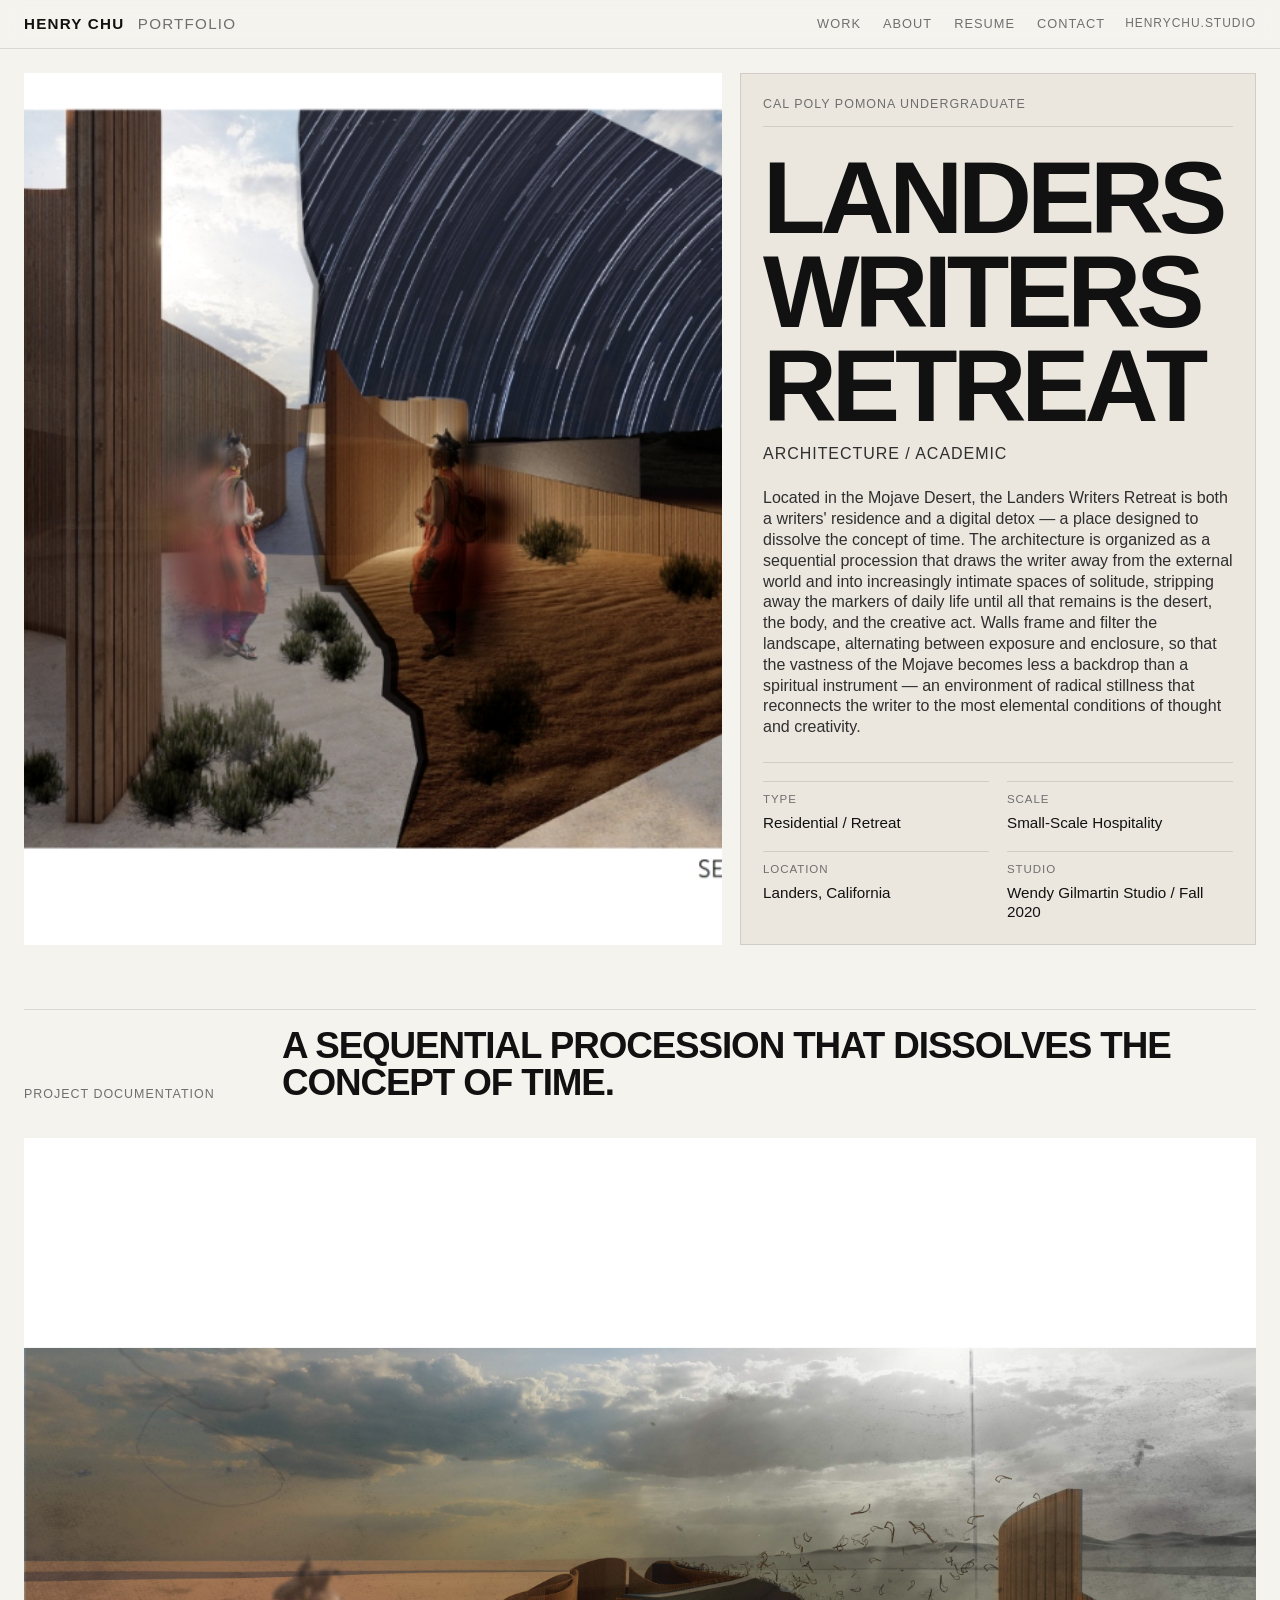
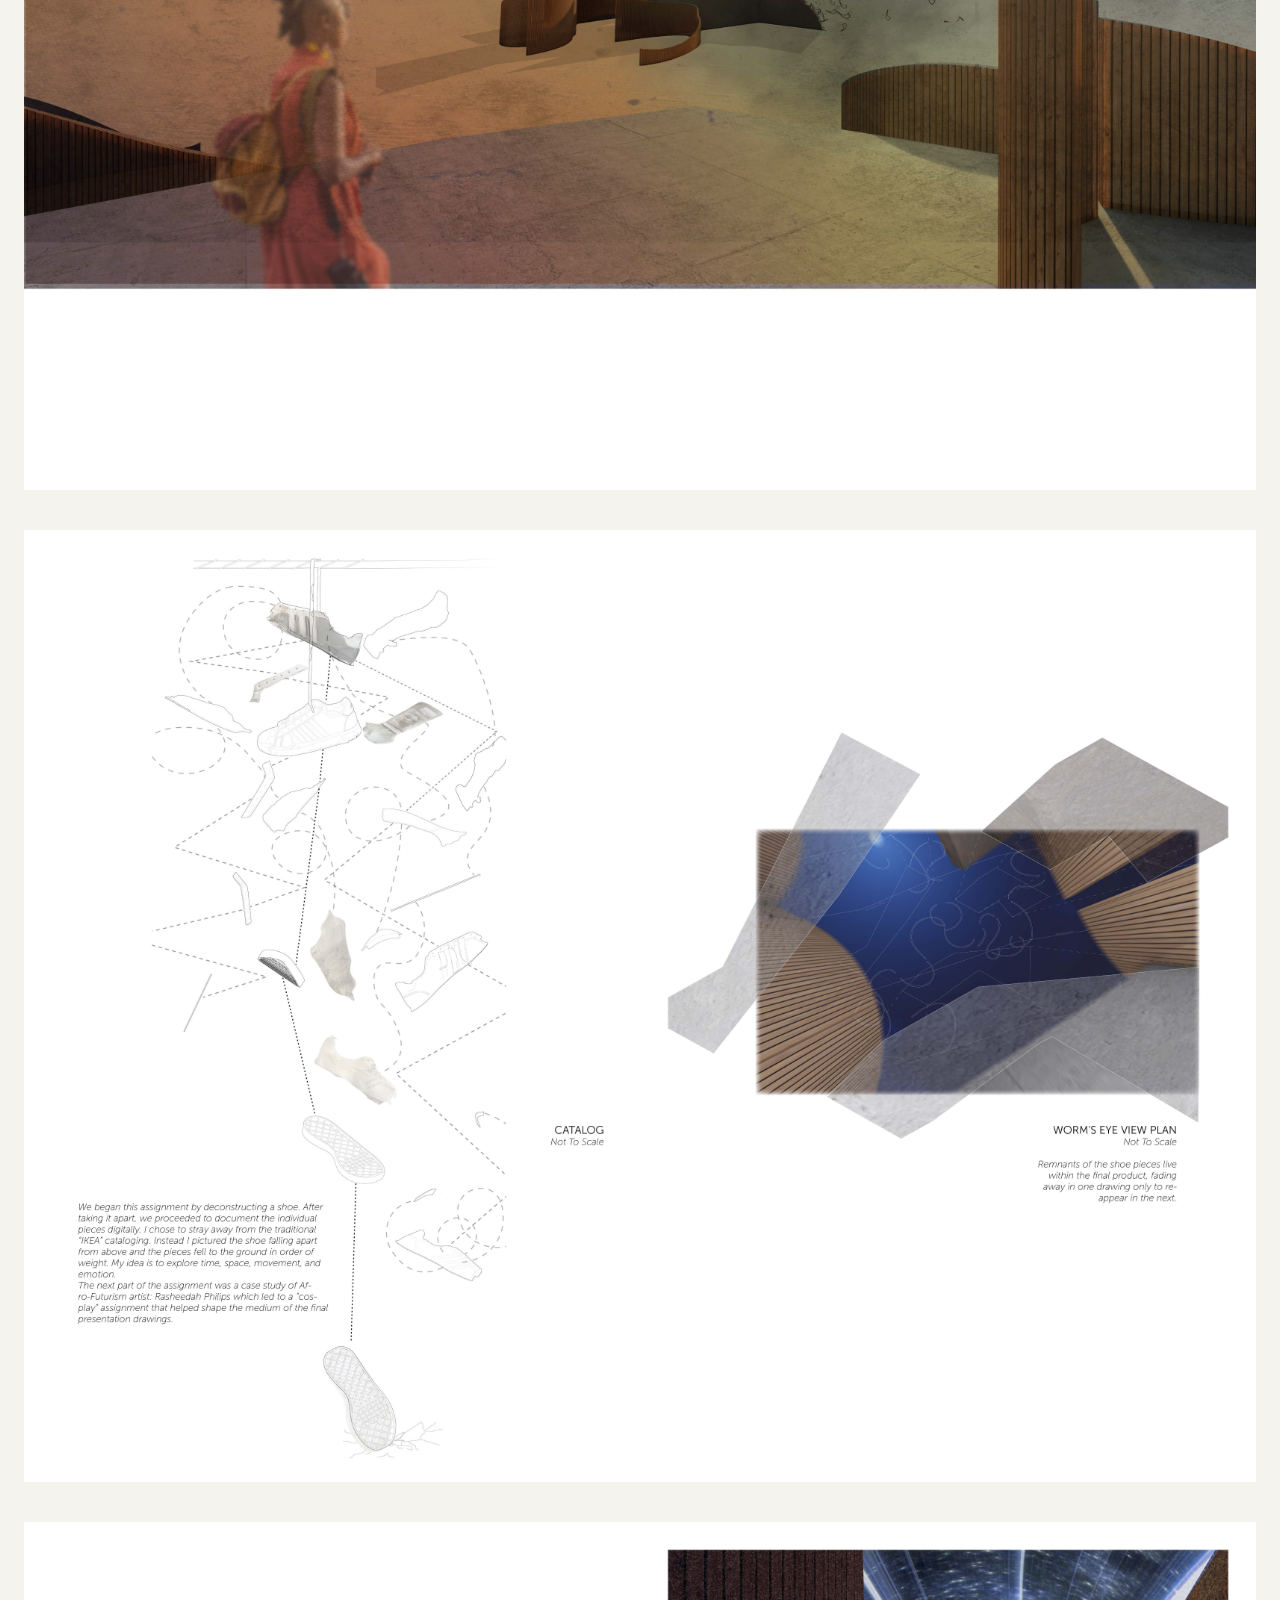
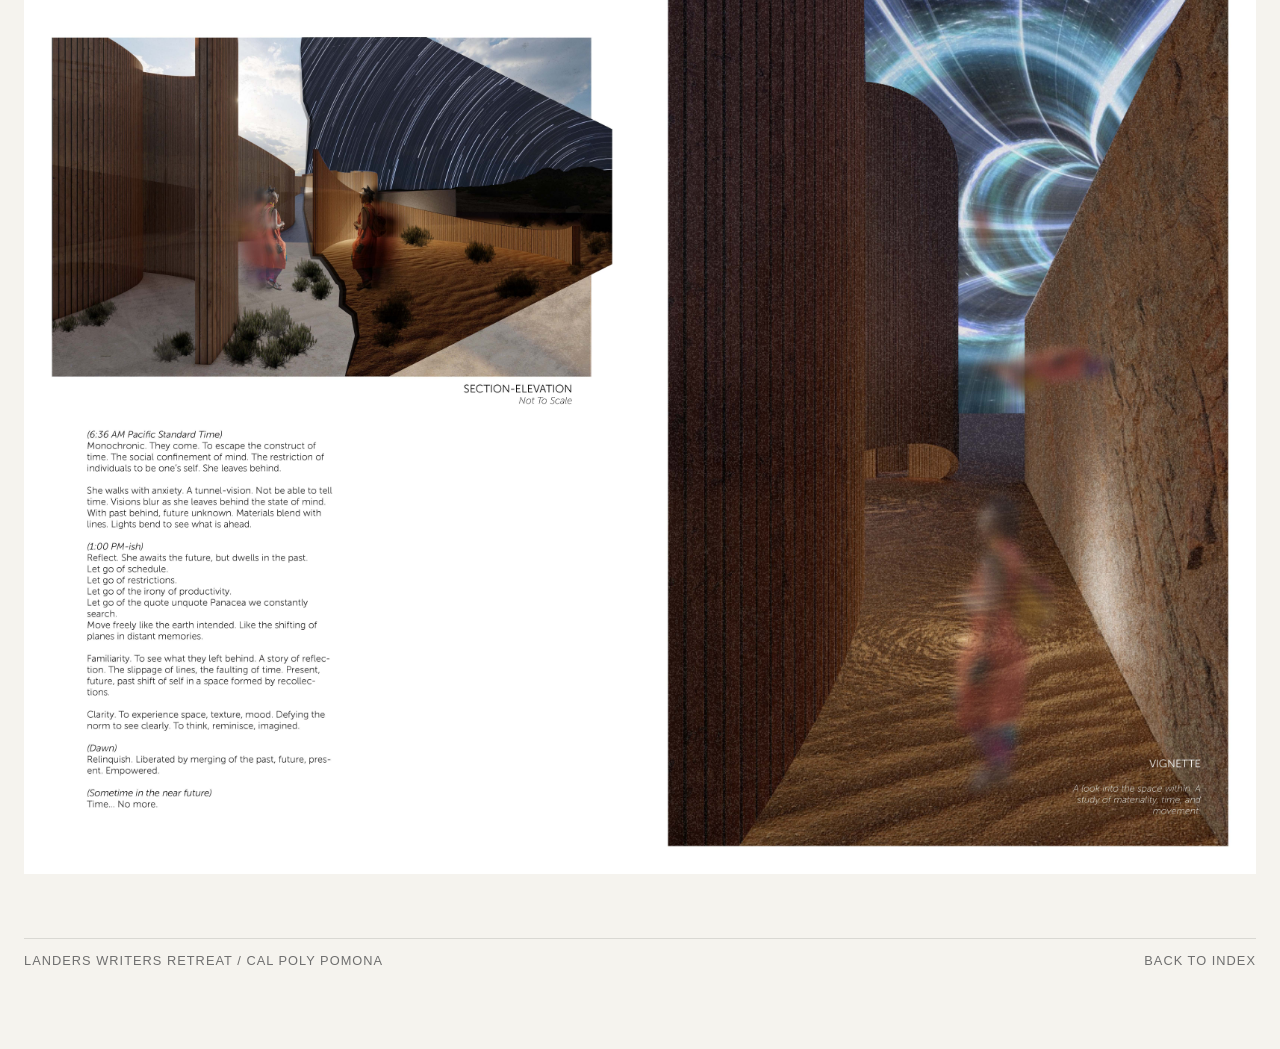
<file: projects/landers.html>
<!DOCTYPE html>
<html lang="en">
<head>
  <meta charset="UTF-8" />
  <meta name="viewport" content="width=device-width, initial-scale=1.0" />
  <title>Landers Writers Retreat | Henry Chu</title>
  <meta name="description" content="Landers Writers Retreat project page for Henry Chu portfolio" />
  <link rel="stylesheet" href="../assets/css/style.css" />
</head>
<body>
  <header class="topbar">
    <div class="topbar-inner">
      <a class="brand" href="../index.html">Henry Chu <span class="brand-sub">Portfolio</span></a>

      <nav class="nav">
        <a href="../index.html#work">Work</a>
        <a href="../index.html#about">About</a>
        <a href="../assets/HenryChu_Resume_2026.pdf" target="_blank">Resume</a>
        <a href="mailto:hello@henrychu.studio">Contact</a>
      </nav>

      <div class="domain">henrychu.studio</div>
    </div>
  </header>

  <main class="page">
    <section class="project-hero">
      <div class="project-hero-image">
        <img src="../assets/img/projects/landers/hero.jpg" alt="Landers Writers Retreat hero image" onerror="this.src='../assets/img/placeholder.jpg'" />
      </div>

      <div class="project-hero-panel">
        <div class="project-kicker">Cal Poly Pomona Undergraduate</div>

        <div>
          <h1 class="project-code">LANDERS WRITERS RETREAT</h1>
          <div class="project-typology">Architecture / Academic</div>
        </div>

        <div class="project-summary">
          Located in the Mojave Desert, the Landers Writers Retreat is both a writers' residence and a digital detox — a place designed to dissolve the concept of time. The architecture is organized as a sequential procession that draws the writer away from the external world and into increasingly intimate spaces of solitude, stripping away the markers of daily life until all that remains is the desert, the body, and the creative act. Walls frame and filter the landscape, alternating between exposure and enclosure, so that the vastness of the Mojave becomes less a backdrop than a spiritual instrument — an environment of radical stillness that reconnects the writer to the most elemental conditions of thought and creativity.
        </div>

        <div class="project-meta">
          <div class="meta-item">
            <div class="meta-label">Type</div>
            <div class="meta-value">Residential / Retreat</div>
          </div>

          <div class="meta-item">
            <div class="meta-label">Scale</div>
            <div class="meta-value">Small-Scale Hospitality</div>
          </div>

          <div class="meta-item">
            <div class="meta-label">Location</div>
            <div class="meta-value">Landers, California</div>
          </div>

          <div class="meta-item">
            <div class="meta-label">Studio</div>
            <div class="meta-value">Wendy Gilmartin Studio / Fall 2020</div>
          </div>
        </div>
      </div>
    </section>

    <section class="section">
      <div class="section-head">
        <div class="section-kicker">Project Documentation</div>
        <h2 class="section-title">A sequential procession that dissolves the concept of time.</h2>
      </div>

      <div class="editorial-stack">
        <img src="../assets/img/projects/landers/landers-01.jpg" class="full-spread" alt="Landers Writers Retreat — Spread 01" loading="lazy" />
        <img src="../assets/img/projects/landers/landers-02.jpg" class="full-spread" alt="Landers Writers Retreat — Spread 02" loading="lazy" />
        <img src="../assets/img/projects/landers/landers-03.jpg" class="full-spread" alt="Landers Writers Retreat — Spread 03" loading="lazy" />
      </div>
    </section>

    <footer class="footer">
      <div>Landers Writers Retreat / Cal Poly Pomona</div>
      <div><a href="../index.html#work">Back to Index</a></div>
    </footer>
  </main>
</body>
</html>
</file>
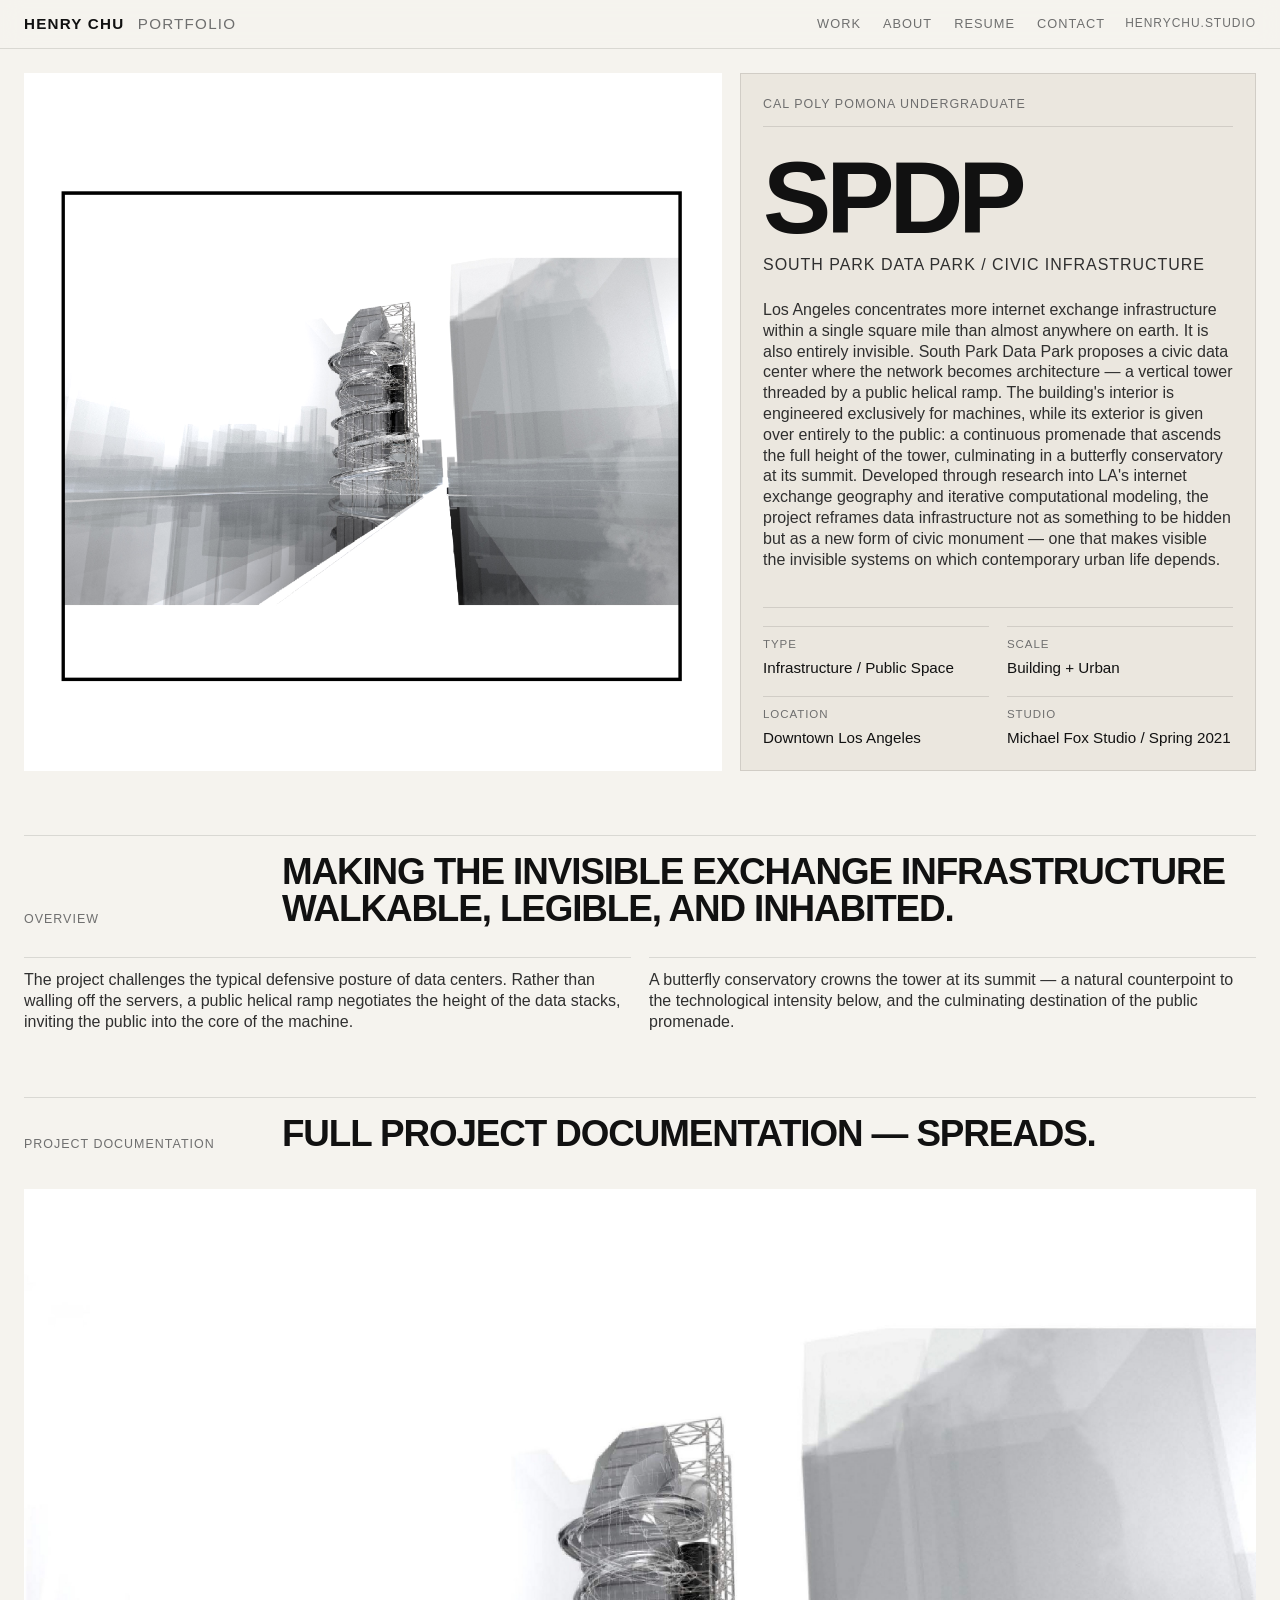
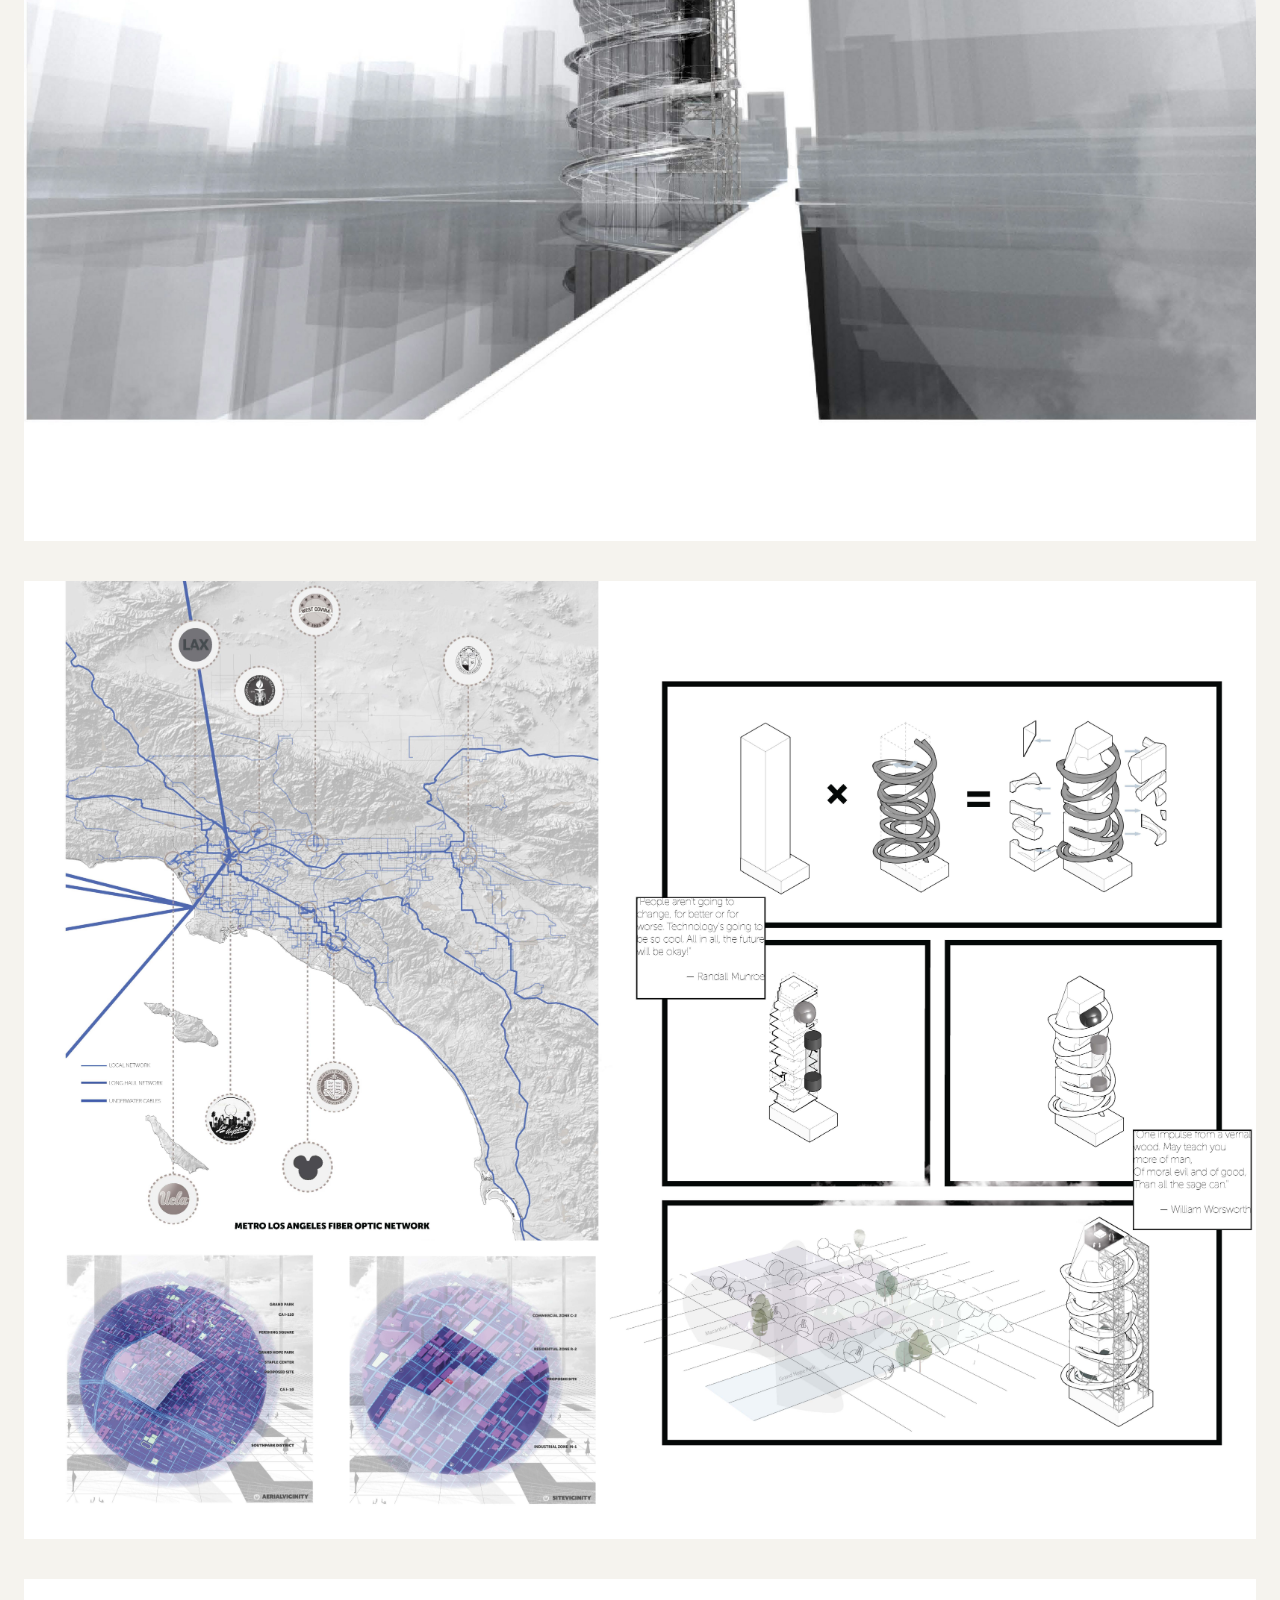
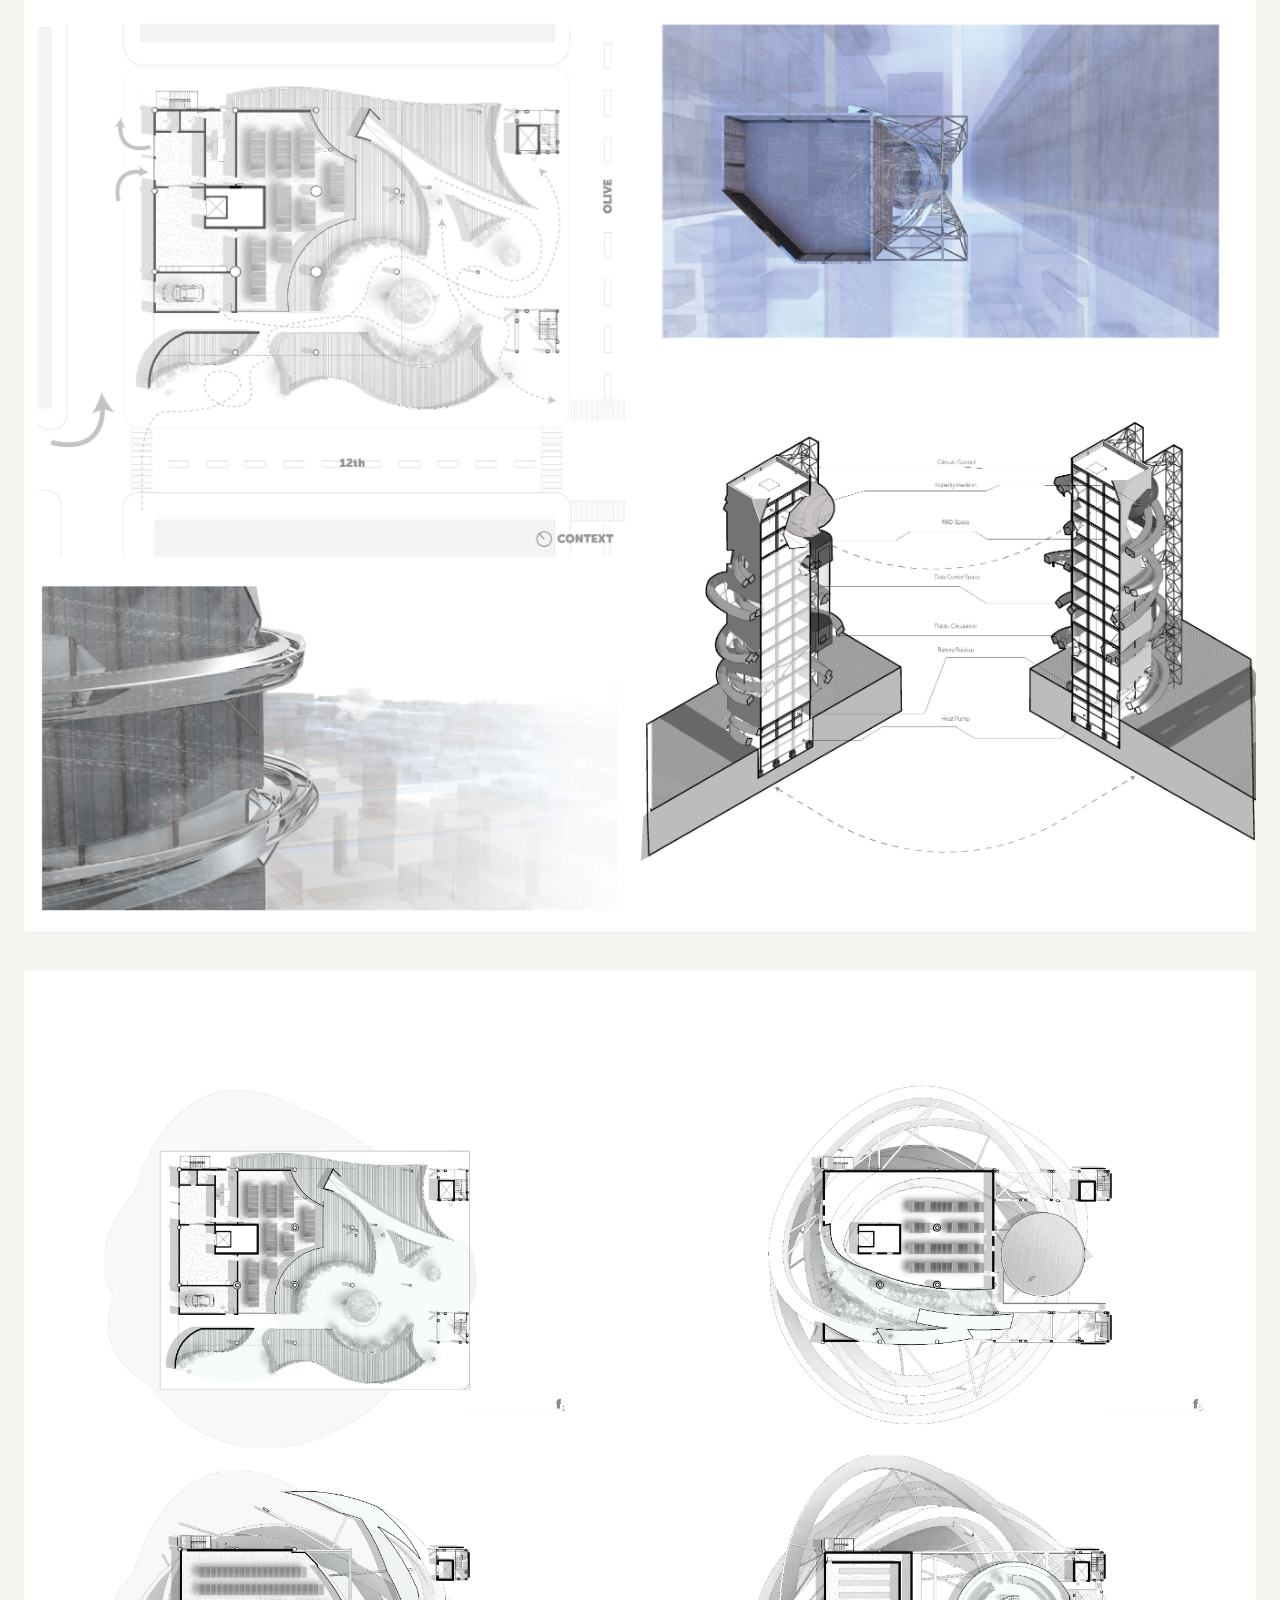
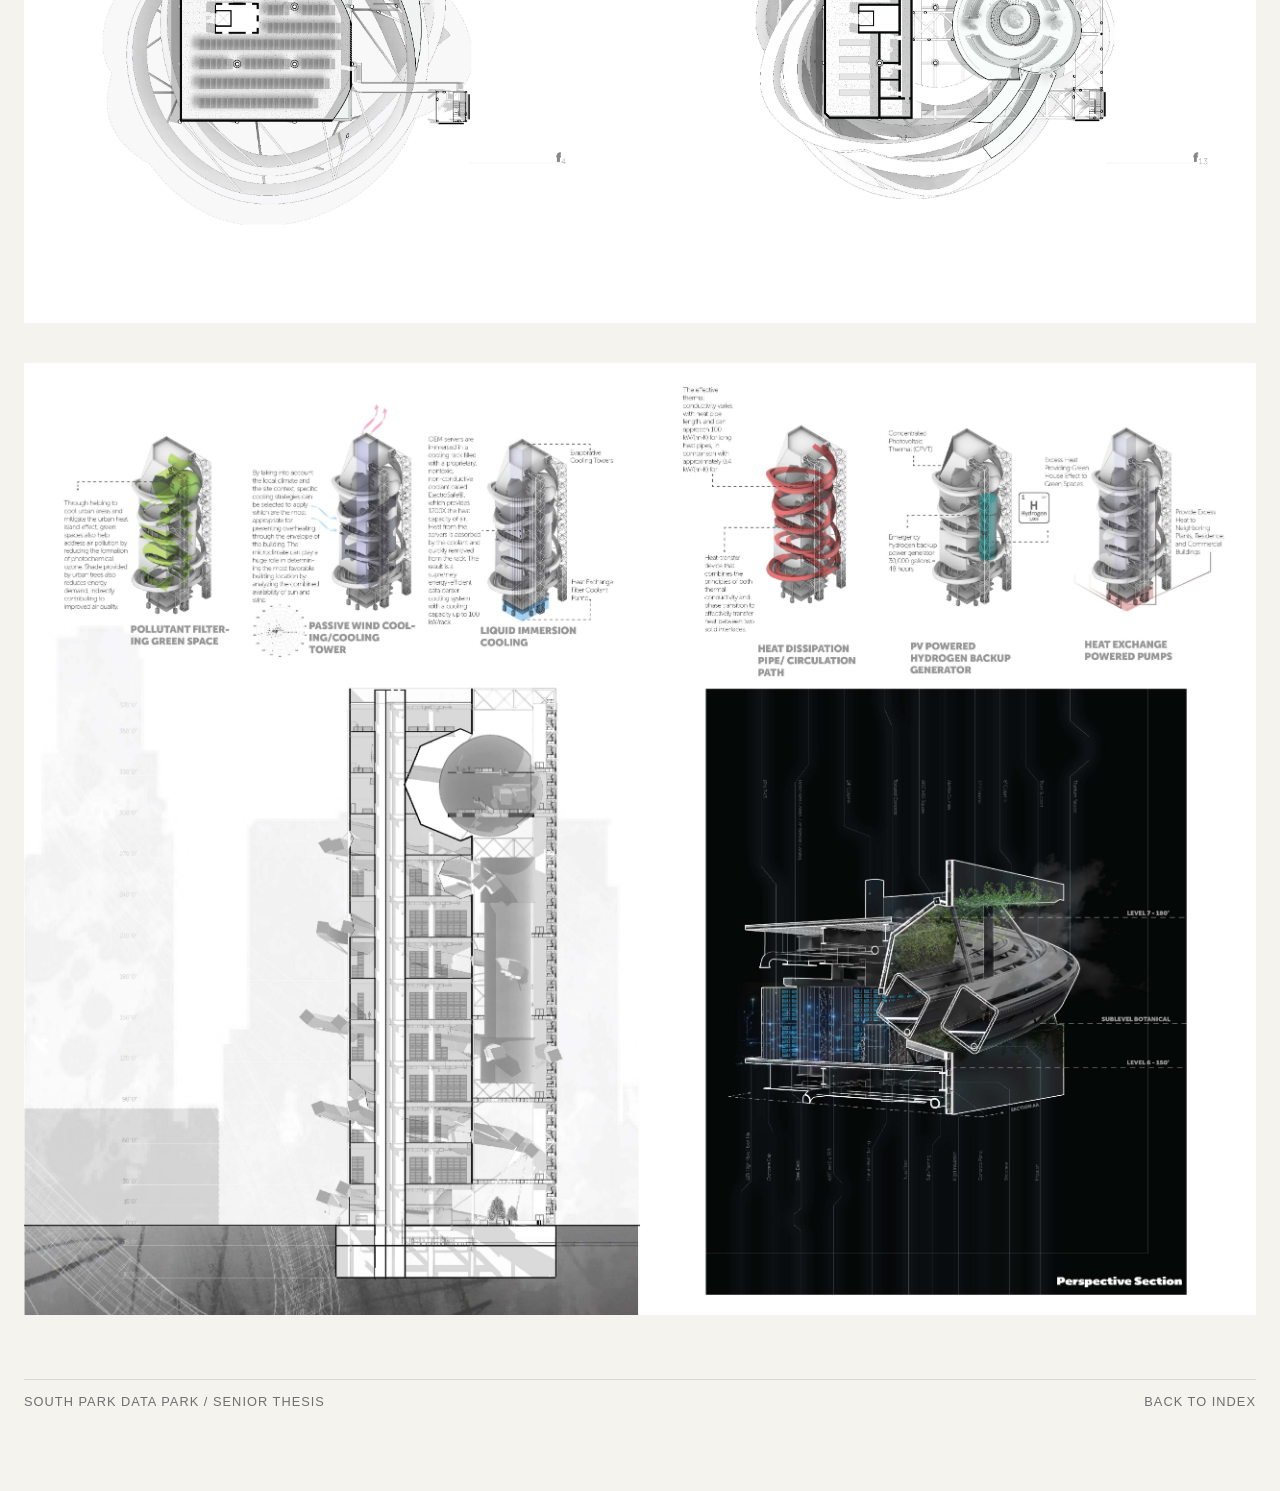
<file: projects/spdp.html>
<!DOCTYPE html>
<html lang="en">
<head>
  <meta charset="UTF-8" />
  <meta name="viewport" content="width=device-width, initial-scale=1.0" />
  <title>South Park Data Park | Henry Chu</title>
  <meta name="description" content="South Park Data Park project page for Henry Chu portfolio" />
  <link rel="stylesheet" href="../assets/css/style.css" />
</head>
<body>
  <header class="topbar">
    <div class="topbar-inner">
      <a class="brand" href="../index.html">Henry Chu <span class="brand-sub">Portfolio</span></a>

      <nav class="nav">
        <a href="../index.html#work">Work</a>
        <a href="../index.html#about">About</a>
        <a href="../assets/HenryChu_Resume_2026.pdf" target="_blank">Resume</a>
        <a href="mailto:hello@henrychu.studio">Contact</a>
      </nav>

      <div class="domain">henrychu.studio</div>
    </div>
  </header>

  <main class="page">
    <section class="project-hero">
      <div class="project-hero-image">
        <img src="../assets/img/projects/spdp/hero.jpg" alt="South Park Data Park hero image" onerror="this.src='../assets/img/placeholder.jpg'" />
      </div>

      <div class="project-hero-panel">
        <div class="project-kicker">Cal Poly Pomona Undergraduate</div>

        <div>
          <h1 class="project-code">SPDP</h1>
          <div class="project-typology">South Park Data Park / Civic Infrastructure</div>
        </div>

        <div class="project-summary">
          Los Angeles concentrates more internet exchange infrastructure within a single square mile than almost anywhere on earth. It is also entirely invisible. South Park Data Park proposes a civic data center where the network becomes architecture — a vertical tower threaded by a public helical ramp. The building's interior is engineered exclusively for machines, while its exterior is given over entirely to the public: a continuous promenade that ascends the full height of the tower, culminating in a butterfly conservatory at its summit. Developed through research into LA's internet exchange geography and iterative computational modeling, the project reframes data infrastructure not as something to be hidden but as a new form of civic monument — one that makes visible the invisible systems on which contemporary urban life depends.
        </div>

        <div class="project-meta">
          <div class="meta-item">
            <div class="meta-label">Type</div>
            <div class="meta-value">Infrastructure / Public Space</div>
          </div>

          <div class="meta-item">
            <div class="meta-label">Scale</div>
            <div class="meta-value">Building + Urban</div>
          </div>

          <div class="meta-item">
            <div class="meta-label">Location</div>
            <div class="meta-value">Downtown Los Angeles</div>
          </div>

          <div class="meta-item">
            <div class="meta-label">Studio</div>
            <div class="meta-value">Michael Fox Studio / Spring 2021</div>
          </div>
        </div>
      </div>
    </section>

    <section class="section">
      <div class="section-head">
        <div class="section-kicker">Overview</div>
        <h2 class="section-title">Making the invisible exchange infrastructure walkable, legible, and inhabited.</h2>
      </div>

      <div class="statement-grid">
        <div class="statement-card">
          <p>
            The project challenges the typical defensive posture of data centers. Rather than walling off the servers, a public helical ramp negotiates the height of the data stacks, inviting the public into the core of the machine.
          </p>
        </div>

        <div class="statement-card">
          <p>
            A butterfly conservatory crowns the tower at its summit — a natural counterpoint to the technological intensity below, and the culminating destination of the public promenade.
          </p>
        </div>
      </div>
    </section>

    <section class="section">
      <div class="section-head">
        <div class="section-kicker">Project Documentation</div>
        <h2 class="section-title">Full project documentation — spreads.</h2>
      </div>

      <div class="editorial-stack">
        <img src="../assets/img/projects/spdp/spdp-01.jpg" class="full-spread" alt="SPDP — Spread 01" loading="lazy" />
        <img src="../assets/img/projects/spdp/spdp-02.jpg" class="full-spread" alt="SPDP — Spread 02" loading="lazy" />
        <img src="../assets/img/projects/spdp/spdp-03.jpg" class="full-spread" alt="SPDP — Spread 03" loading="lazy" />
        <img src="../assets/img/projects/spdp/spdp-04.jpg" class="full-spread" alt="SPDP — Spread 04" loading="lazy" />
        <img src="../assets/img/projects/spdp/spdp-05.jpg" class="full-spread" alt="SPDP — Spread 05" loading="lazy" />
      </div>
    </section>

    <footer class="footer">
      <div>South Park Data Park / Senior Thesis</div>
      <div><a href="../index.html#work">Back to Index</a></div>
    </footer>
  </main>
</body>
</html>
</file>
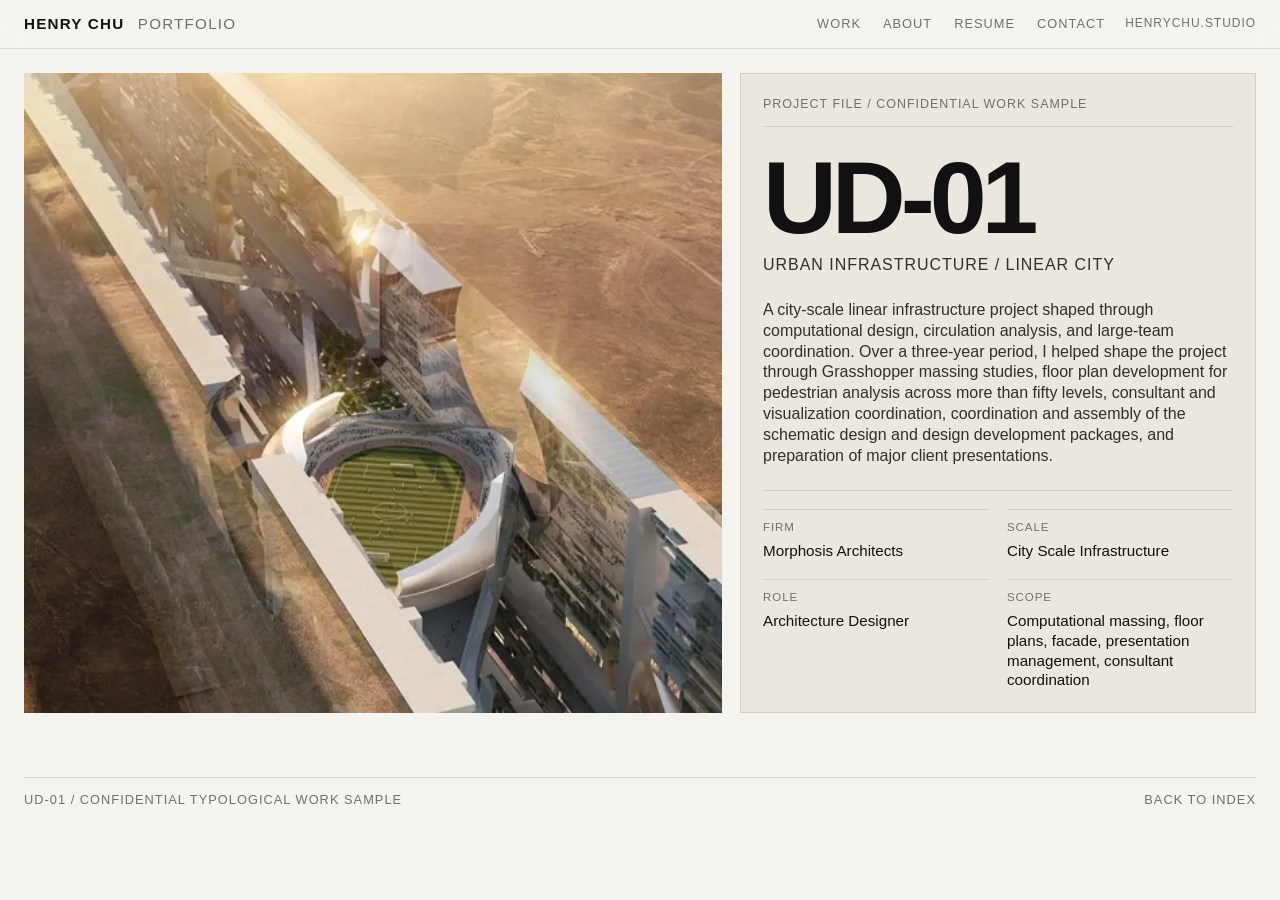
<file: projects/ud-01.html>
<!DOCTYPE html>
<html lang="en">
<head>
  <meta charset="UTF-8" />
  <meta name="viewport" content="width=device-width, initial-scale=1.0" />
  <title>UD-01 | Henry Chu</title>
  <meta name="description" content="UD-01 project page for Henry Chu portfolio" />
  <link rel="stylesheet" href="../assets/css/style.css" />
</head>
<body>
  <header class="topbar">
    <div class="topbar-inner">
      <a class="brand" href="../index.html">Henry Chu <span class="brand-sub">Portfolio</span></a>

      <nav class="nav">
        <a href="../index.html#work">Work</a>
        <a href="../index.html#about">About</a>
        <a href="../assets/HenryChu_Resume_2026.pdf" target="_blank">Resume</a>
        <a href="mailto:hello@henrychu.studio">Contact</a>
      </nav>

      <div class="domain">henrychu.studio</div>
    </div>
  </header>

  <main class="page">
    <section class="project-hero">
      <div class="project-hero-image">
        <img src="../assets/img/projects/neom/hero.png" alt="UD-01 hero image" onerror="this.src='../assets/img/placeholder.jpg'" />
      </div>

      <div class="project-hero-panel">
        <div class="project-kicker">Project File / Confidential Work Sample</div>

        <div>
          <h1 class="project-code">UD-01</h1>
          <div class="project-typology">Urban Infrastructure / Linear City</div>
        </div>

        <div class="project-summary">
          A city-scale linear infrastructure project shaped through computational design, circulation analysis, and large-team coordination. Over a three-year period, I helped shape the project through Grasshopper massing studies, floor plan development for pedestrian analysis across more than fifty levels, consultant and visualization coordination, coordination and assembly of the schematic design and design development packages, and preparation of major client presentations.
        </div>

        <div class="project-meta">
          <div class="meta-item">
            <div class="meta-label">Firm</div>
            <div class="meta-value">Morphosis Architects</div>
          </div>

          <div class="meta-item">
            <div class="meta-label">Scale</div>
            <div class="meta-value">City Scale Infrastructure</div>
          </div>

          <div class="meta-item">
            <div class="meta-label">Role</div>
            <div class="meta-value">Architecture Designer</div>
          </div>

          <div class="meta-item">
            <div class="meta-label">Scope</div>
            <div class="meta-value">Computational massing, floor plans, facade, presentation management, consultant coordination</div>
          </div>
        </div>
      </div>
    </section>


    <footer class="footer">
      <div>UD-01 / Confidential typological work sample</div>
      <div><a href="../index.html#work">Back to Index</a></div>
    </footer>
  </main>
</body>
</html>
</file>
<file: assets/css/style.css>
:root {
  --bg: #f5f3ee;
  --text: #111111;
  --muted: #6f6f6f;
  --line: rgba(17, 17, 17, 0.12);
  --panel: #ebe7df;
  --max: 1600px;
  --pad: 24px;
}

* {
  box-sizing: border-box;
}

html {
  scroll-behavior: smooth;
}

body {
  margin: 0;
  background: var(--bg);
  color: var(--text);
  font-family: Arial, Helvetica, sans-serif;
  line-height: 1.3;
  -webkit-font-smoothing: antialiased;
  text-rendering: optimizeLegibility;
}

img {
  display: block;
  width: 100%;
  height: auto;
}

a {
  color: inherit;
  text-decoration: none;
}

.topbar {
  position: sticky;
  top: 0;
  z-index: 100;
  background: rgba(245, 243, 238, 0.92);
  backdrop-filter: blur(10px);
  border-bottom: 1px solid var(--line);
}

.topbar-inner {
  max-width: var(--max);
  margin: 0 auto;
  padding: 14px var(--pad);
  display: grid;
  grid-template-columns: 1fr auto auto;
  align-items: center;
  gap: 20px;
}

.brand {
  font-size: 0.95rem;
  font-weight: 700;
  letter-spacing: 0.08em;
  text-transform: uppercase;
}

.brand-sub {
  color: var(--muted);
  font-weight: 400;
  margin-left: 8px;
}

.nav {
  display: flex;
  gap: 22px;
  align-items: center;
}

.nav a {
  font-size: 0.8rem;
  text-transform: uppercase;
  letter-spacing: 0.08em;
  color: var(--muted);
  transition: color 0.2s ease;
}

.nav a:hover {
  color: var(--text);
}

.domain {
  font-size: 0.75rem;
  color: var(--muted);
  text-transform: uppercase;
  letter-spacing: 0.08em;
  white-space: nowrap;
}

.page {
  max-width: var(--max);
  margin: 0 auto;
  padding: 24px var(--pad) 80px;
}

.project-hero {
  display: grid;
  grid-template-columns: 1.15fr 0.85fr;
  gap: 18px;
  margin-bottom: 64px;
}

.project-hero-image {
  background: #ddd6ca;
  min-height: 620px;
  overflow: hidden;
}

.project-hero-image img {
  width: 100%;
  height: 100%;
  object-fit: cover;
  filter: contrast(1.02) saturate(0.92);
}

.project-hero-panel {
  background: var(--panel);
  border: 1px solid var(--line);
  padding: 22px;
  display: grid;
  grid-template-rows: auto auto 1fr auto;
  gap: 24px;
}

.project-kicker {
  font-size: 0.78rem;
  text-transform: uppercase;
  letter-spacing: 0.08em;
  color: var(--muted);
  border-bottom: 1px solid var(--line);
  padding-bottom: 14px;
}

.project-code {
  margin: 0;
  font-size: clamp(3rem, 8vw, 6.5rem);
  line-height: 0.92;
  letter-spacing: -0.05em;
  text-transform: uppercase;
}

.project-typology {
  margin-top: 10px;
  font-size: 1rem;
  color: #2f2f2f;
  text-transform: uppercase;
  letter-spacing: 0.06em;
}

.project-summary {
  max-width: 34rem;
  font-size: 1rem;
  color: #2f2f2f;
}

.project-recognition {
  font-size: 0.8rem;
  text-transform: uppercase;
  letter-spacing: 0.08em;
  color: var(--muted);
  margin-top: -8px;
}

.project-meta {
  border-top: 1px solid var(--line);
  padding-top: 18px;
  display: grid;
  grid-template-columns: repeat(2, minmax(0, 1fr));
  gap: 18px;
}

.meta-item {
  border-top: 1px solid var(--line);
  padding-top: 10px;
}

.meta-label {
  font-size: 0.72rem;
  text-transform: uppercase;
  letter-spacing: 0.08em;
  color: var(--muted);
  margin-bottom: 6px;
}

.meta-value {
  font-size: 0.95rem;
  color: var(--text);
}

.section {
  margin-bottom: 64px;
}

.section-head {
  display: grid;
  grid-template-columns: 240px 1fr;
  gap: 18px;
  align-items: end;
  padding: 18px 0 12px;
  border-top: 1px solid var(--line);
  margin-bottom: 18px;
}

.section-kicker {
  font-size: 0.78rem;
  text-transform: uppercase;
  letter-spacing: 0.08em;
  color: var(--muted);
}

.section-title {
  margin: 0;
  font-size: clamp(1.4rem, 3vw, 2.3rem);
  text-transform: uppercase;
  letter-spacing: -0.03em;
  line-height: 1;
}

.statement-grid {
  display: grid;
  grid-template-columns: 1fr 1fr;
  gap: 18px;
}

.statement-card {
  border-top: 1px solid var(--line);
  padding-top: 12px;
}

.statement-card p {
  margin: 0;
  font-size: 1rem;
  color: #2f2f2f;
  max-width: 42rem;
}

.editorial-stack {
  display: flex;
  flex-direction: column;
  gap: var(--space-xl, 40px);
  width: 100%;
  margin-top: 24px;
}

.full-spread {
  width: 100%;
  height: auto;
  display: block;
}

.gallery-grid {
  display: grid;
  grid-template-columns: repeat(12, 1fr);
  gap: 18px;
}

.gallery-item {
  grid-column: span 12;
  border-top: 1px solid var(--line);
  padding-top: 12px;
}

.gallery-item.half {
  grid-column: span 6;
}

.gallery-image {
  background: #ddd6ca;
  overflow: hidden;
}

.gallery-image img {
  width: 100%;
  height: 100%;
  object-fit: cover;
}

.gallery-caption {
  display: grid;
  grid-template-columns: 1fr auto;
  gap: 18px;
  padding-top: 10px;
  align-items: start;
}

.gallery-caption p {
  margin: 0;
  font-size: 0.95rem;
  color: #2f2f2f;
  max-width: 40rem;
}

.gallery-tag {
  font-size: 0.72rem;
  text-transform: uppercase;
  letter-spacing: 0.08em;
  color: var(--muted);
  white-space: nowrap;
}

.diagram-grid {
  display: grid;
  grid-template-columns: repeat(3, 1fr);
  gap: 18px;
}

.diagram-card {
  border-top: 1px solid var(--line);
  padding-top: 12px;
}

.diagram-card .gallery-image {
  aspect-ratio: 4 / 3;
}

.diagram-title {
  margin: 10px 0 6px;
  font-size: 0.85rem;
  text-transform: uppercase;
  letter-spacing: 0.08em;
  color: var(--muted);
}

.diagram-text {
  margin: 0;
  font-size: 0.92rem;
  color: #2f2f2f;
}

.footer {
  border-top: 1px solid var(--line);
  padding-top: 14px;
  display: grid;
  grid-template-columns: 1fr auto;
  gap: 16px;
  color: var(--muted);
  font-size: 0.8rem;
  text-transform: uppercase;
  letter-spacing: 0.08em;
}

@media (max-width: 1100px) {
  .topbar-inner,
  .project-hero,
  .statement-grid,
  .section-head,
  .diagram-grid {
    grid-template-columns: 1fr;
  }

  .gallery-item.half {
    grid-column: span 12;
  }

  .nav,
  .domain {
    display: none;
  }

  .project-meta {
    grid-template-columns: 1fr;
  }
}

@media (max-width: 700px) {
  :root {
    --pad: 16px;
  }

  .project-hero-image {
    min-height: 360px;
  }

  .project-hero-panel {
    padding: 18px;
  }

  .project-code {
    font-size: clamp(2.6rem, 16vw, 4.6rem);
  }

  .gallery-caption,
  .footer {
    grid-template-columns: 1fr;
  }
}

/* --- Homepage Additions --- */
.hero-intro {
  margin: 120px 0 100px;
  padding: 40px;
  background: var(--panel);
  border: 1px solid var(--line);
  font-size: clamp(2rem, 5vw, 3.5rem);
  line-height: 1.1;
  letter-spacing: -0.02em;
  max-width: 48rem;
}

.hero-intro span {
  color: #2f2f2f;
}

.project-list {
  display: grid;
  grid-template-columns: repeat(2, 1fr);
  gap: 24px;
}

.project-card {
  display: flex;
  flex-direction: column;
  gap: 12px;
  text-decoration: none;
}

.project-card-image {
  background: #ddd6ca;
  aspect-ratio: 4/3;
  overflow: hidden;
}

.project-card-image img {
  width: 100%;
  height: 100%;
  object-fit: cover;
  transition: transform 0.4s ease;
}

.project-card:hover .project-card-image img {
  transform: scale(1.02);
}

.project-card-info {
  border-top: 1px solid var(--line);
  padding-top: 12px;
  display: grid;
  grid-template-columns: 32px 1fr;
  align-items: baseline;
}

.project-card-num {
  font-size: 0.78rem;
  color: var(--muted);
  font-variant-numeric: tabular-nums;
}

.project-card-title {
  font-size: 1.1rem;
  margin: 0;
  text-transform: uppercase;
  letter-spacing: 0.02em;
  color: var(--text);
}

.project-card-meta {
  font-size: 0.85rem;
  color: var(--muted);
  margin-top: 4px;
}

.about-section {
  margin: 100px 0;
  border-top: 1px solid var(--line);
  padding-top: 24px;
  display: grid;
  grid-template-columns: 1fr 1fr;
  gap: 48px;
}

.about-text {
  font-size: 1rem;
  color: #2f2f2f;
  max-width: 42rem;
}

.about-contact {
  display: flex;
  flex-direction: column;
  gap: 12px;
}

@media (max-width: 800px) {
  .project-list, .about-section {
    grid-template-columns: 1fr;
    gap: 48px;
  }
}
</file>
